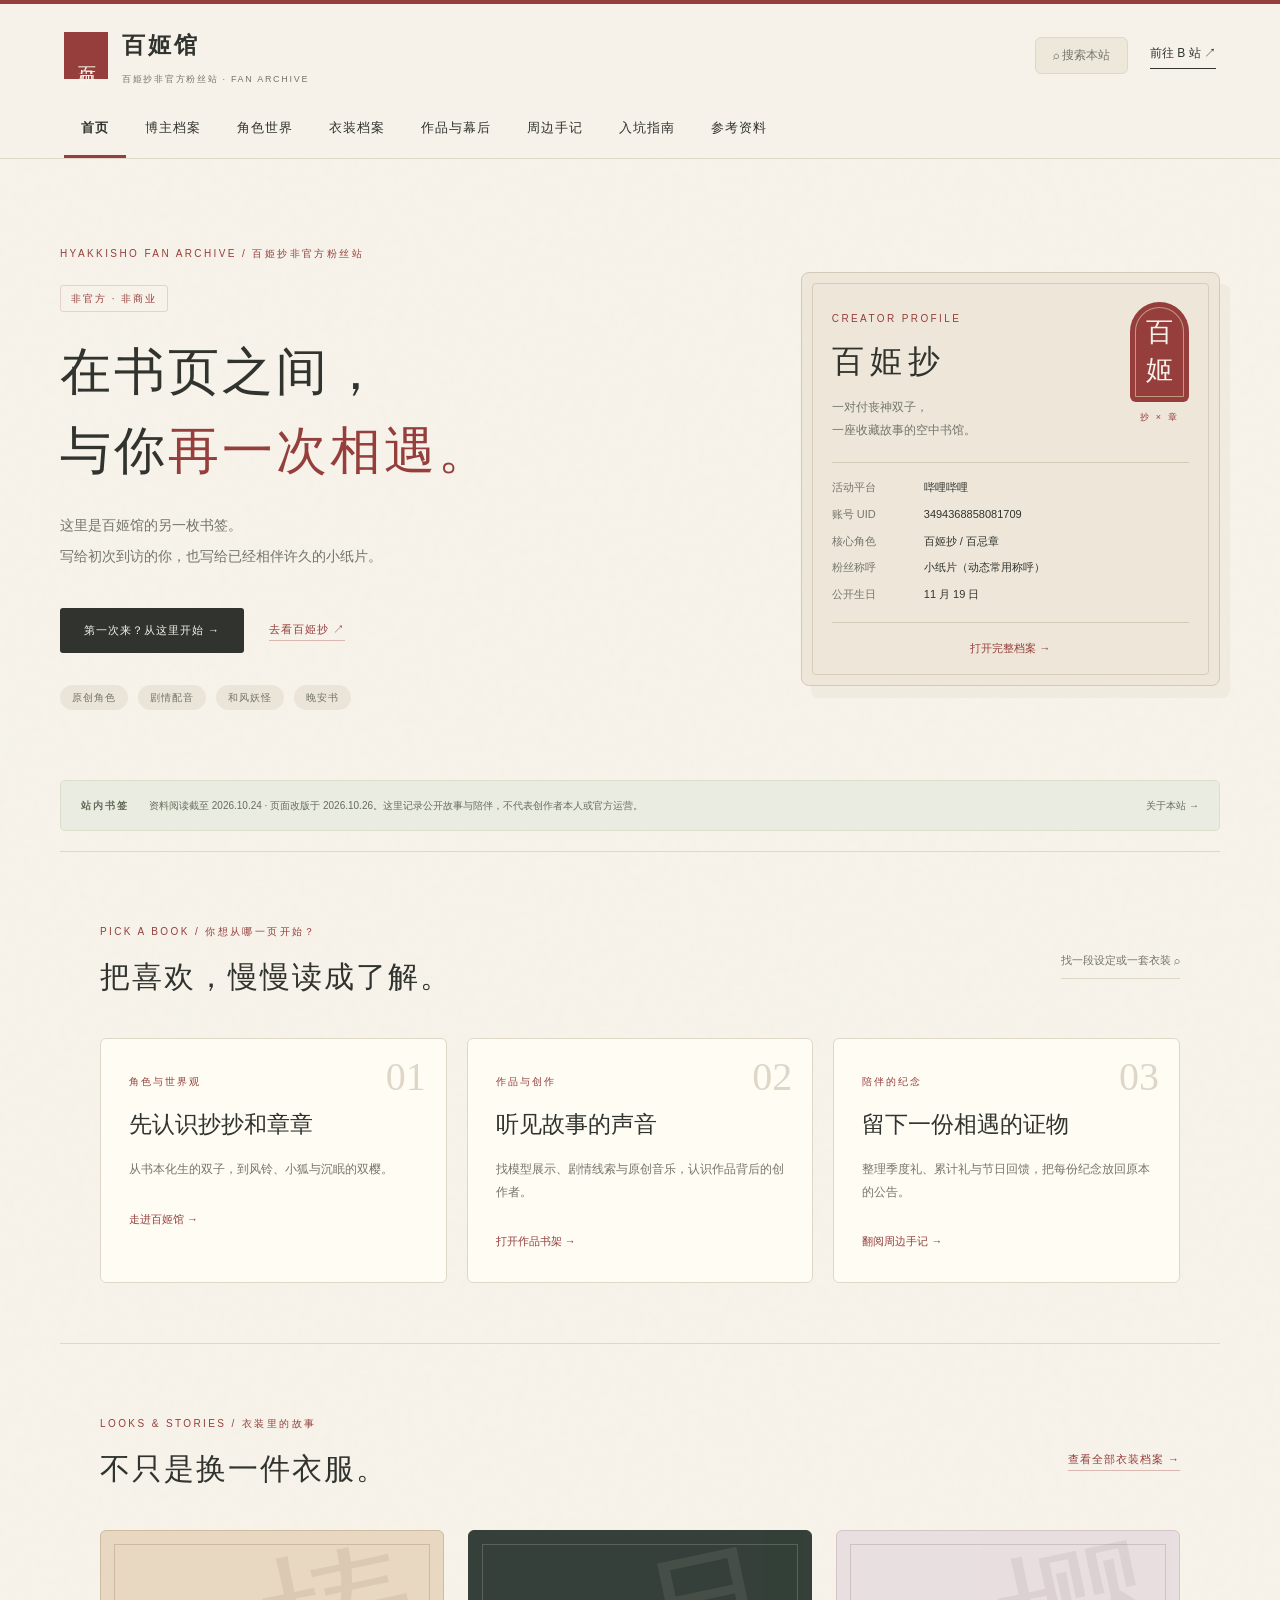
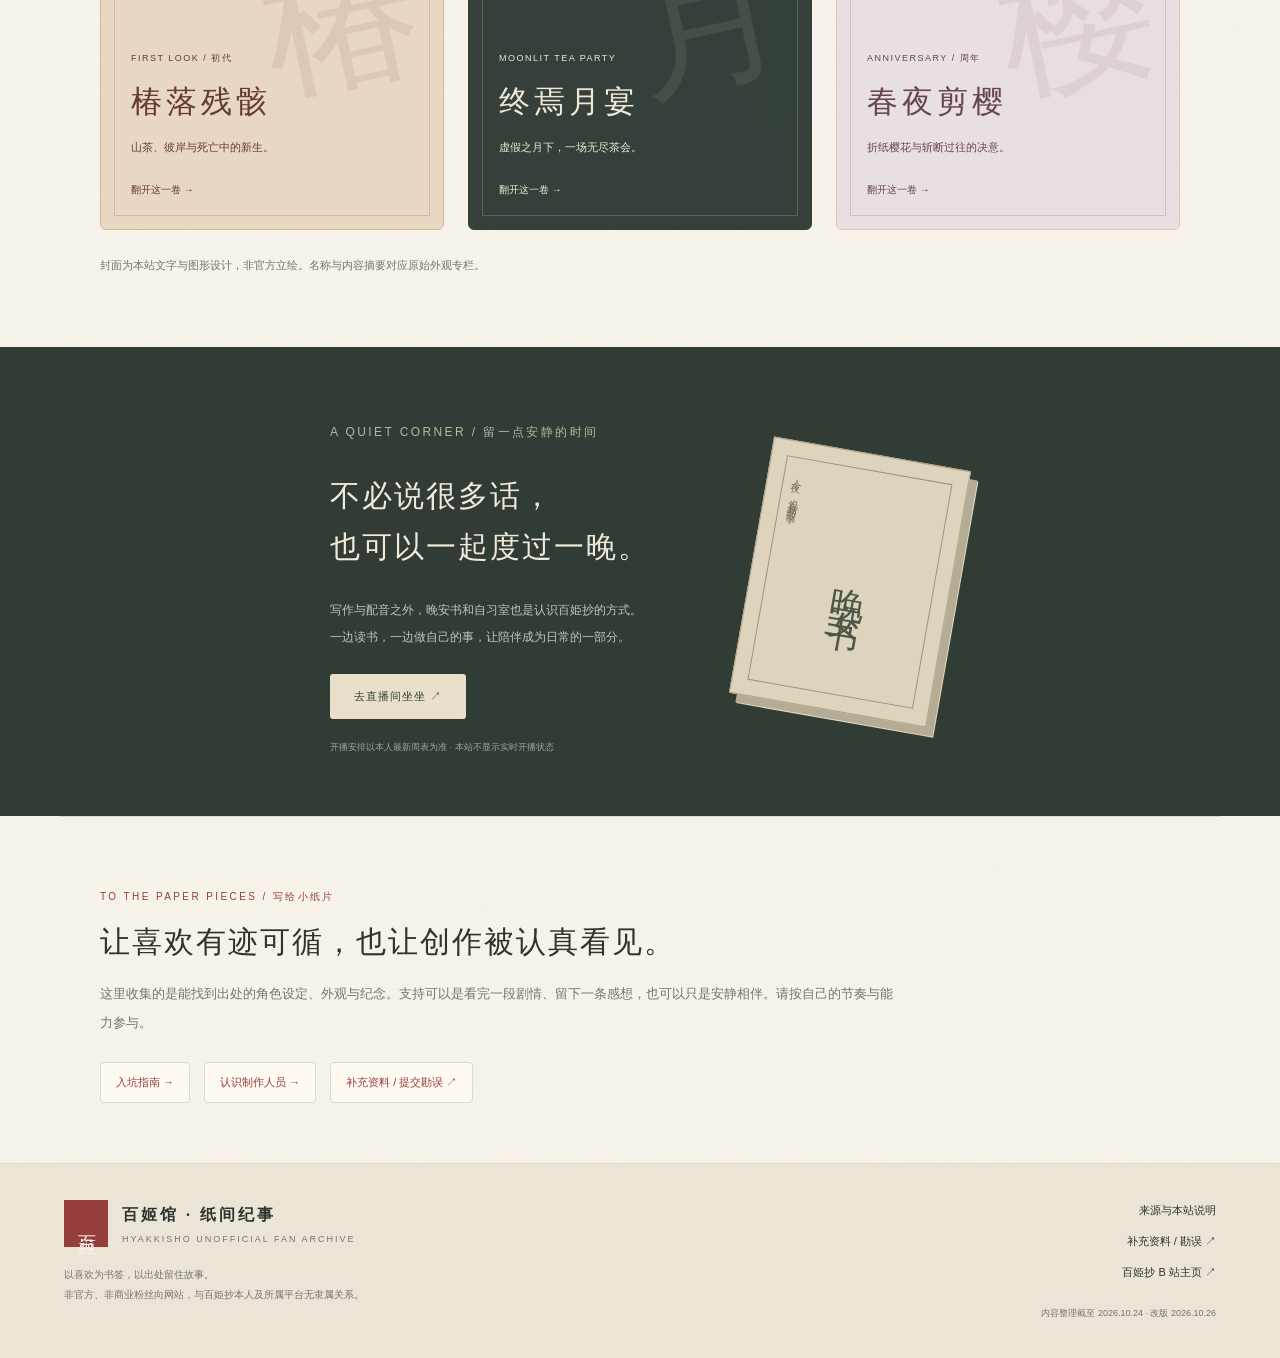
<file: index.html>
<!doctype html>
<html lang="zh-CN">
<head><meta charset="UTF-8"><meta name="viewport" content="width=device-width,initial-scale=1"><meta name="description" content="走进百姬馆：了解OC创作者百姫抄、付丧神双子、历代外观与纪念周边。非官方粉丝站：角色、衣装、作品、周边与入坑指南。"><meta name="theme-color" content="#eee8da"><title>百姬馆 · 纸间纪事 | 百姫抄非官方粉丝站</title><link rel="stylesheet" href="style.css?v=20261026-fan"><script src="app.js?v=20261026-fan" defer></script><script src="search-data.js?v=20261026-fan" defer></script><script src="fan.js?v=20261026-fan" defer></script></head>
<body class="page-index">
<header><a class="brand" href="index.html"><span class="seal">百姬</span><span>百姬馆<small>百姫抄非官方粉丝站 · FAN ARCHIVE</small></span></a><nav class="tab-nav" aria-label="栏目导航"><a href="index.html" aria-current="page">首页</a><a href="about.html">博主档案</a><a href="characters.html">角色世界</a><a href="editions.html">衣装档案</a><a href="works.html">作品与幕后</a><a href="gifts.html">周边手记</a><a href="start.html">入坑指南</a><a href="sources.html">参考资料</a></nav><a class="visit" href="https://space.bilibili.com/3494368858081709" target="_blank" rel="noopener noreferrer">前往 B 站 ↗</a><button class="site-search-button" type="button" data-open-search aria-haspopup="dialog">⌕ 搜索本站</button></header>
<main><section class="fan-hero"><div class="fan-welcome"><p class="eyebrow">HYAKKISHO FAN ARCHIVE / 百姫抄非官方粉丝站</p><span class="fan-stamp">非官方 · 非商业</span><h1>在书页之间，<br>与你<span>再一次相遇。</span></h1><p class="fan-lead">这里是百姬馆的另一枚书签。<br>写给初次到访的你，也写给已经相伴许久的小纸片。</p><div class="fan-actions"><a class="button" href="start.html">第一次来？从这里开始 →</a><a class="text-link" href="https://space.bilibili.com/3494368858081709" target="_blank" rel="noopener noreferrer">去看百姫抄 ↗</a></div><div class="fan-keywords"><span>原创角色</span><span>剧情配音</span><span>和风妖怪</span><span>晚安书</span></div></div><aside class="profile-card"><div class="profile-emblem" aria-hidden="true"><span>百<br>姬</span><i>抄 × 章</i></div><p class="eyebrow">CREATOR PROFILE</p><h2>百姫抄</h2><p>一对付丧神双子，<br>一座收藏故事的空中书馆。</p><dl><dt>活动平台</dt><dd>哔哩哔哩</dd><dt>账号 UID</dt><dd>3494368858081709</dd><dt>核心角色</dt><dd>百姬抄 / 百忌章</dd><dt>粉丝称呼</dt><dd>小纸片（动态常用称呼）</dd><dt>公开生日</dt><dd>11 月 19 日</dd></dl><a href="about.html" class="profile-more">打开完整档案 →</a></aside></section>
<div class="fan-notice"><span>站内书签</span><p>资料阅读截至 <time>2026.10.24</time> · 页面改版于 2026.10.26。这里记录公开故事与陪伴，不代表创作者本人或官方运营。</p><a href="sources.html">关于本站 →</a></div>
<section class="section fan-entry"><div class="fan-section-head"><div><p class="eyebrow">PICK A BOOK / 你想从哪一页开始？</p><h2>把喜欢，慢慢读成了解。</h2></div><button class="search-inline" type="button" data-open-search>找一段设定或一套衣装 ⌕</button></div><div class="fan-paths"><a href="characters.html"><span class="path-number">01</span><small>角色与世界观</small><h3>先认识抄抄和章章</h3><p>从书本化生的双子，到风铃、小狐与沉眠的双樱。</p><b>走进百姬馆 →</b></a><a href="works.html"><span class="path-number">02</span><small>作品与创作</small><h3>听见故事的声音</h3><p>找模型展示、剧情线索与原创音乐，认识作品背后的创作者。</p><b>打开作品书架 →</b></a><a href="gifts.html"><span class="path-number">03</span><small>陪伴的纪念</small><h3>留下一份相遇的证物</h3><p>整理季度礼、累计礼与节日回馈，把每份纪念放回原本的公告。</p><b>翻阅周边手记 →</b></a></div></section>
<section class="section featured"><div class="fan-section-head"><div><p class="eyebrow">LOOKS & STORIES / 衣装里的故事</p><h2>不只是换一件衣服。</h2></div><a class="text-link" href="editions.html">查看全部衣装档案 →</a></div><div class="feature-covers"><a class="cover-card cover-camellia" href="editions.html?look=椿落残骸"><span class="cover-glyph" aria-hidden="true">椿</span><small>FIRST LOOK / 初代</small><h3>椿落残骸</h3><p>山茶、彼岸与死亡中的新生。</p><span>翻开这一卷 →</span></a><a class="cover-card cover-moon" href="editions.html?look=终焉月宴"><span class="cover-glyph" aria-hidden="true">月</span><small>MOONLIT TEA PARTY</small><h3>终焉月宴</h3><p>虚假之月下，一场无尽茶会。</p><span>翻开这一卷 →</span></a><a class="cover-card cover-sakura" href="editions.html?look=春夜剪樱"><span class="cover-glyph" aria-hidden="true">樱</span><small>ANNIVERSARY / 周年</small><h3>春夜剪樱</h3><p>折纸樱花与斩断过往的决意。</p><span>翻开这一卷 →</span></a></div><p class="annotation">封面为本站文字与图形设计，非官方立绘。名称与内容摘要对应原始外观专栏。</p></section>
<section class="fan-reading-room"><div><p class="eyebrow">A QUIET CORNER / 留一点安静的时间</p><h2>不必说很多话，<br>也可以一起度过一晚。</h2><p>写作与配音之外，晚安书和自习室也是认识百姫抄的方式。<br>一边读书，一边做自己的事，让陪伴成为日常的一部分。</p><a class="button" href="https://live.bilibili.com/30369774" target="_blank" rel="noopener noreferrer">去直播间坐坐 ↗</a><small>开播安排以本人最新周表为准 · 本站不显示实时开播状态</small></div><div class="reading-book" aria-hidden="true"><span>晚安书</span><i>今夜，也有新的故事。</i></div></section>
<section class="section fan-community"><p class="eyebrow">TO THE PAPER PIECES / 写给小纸片</p><h2>让喜欢有迹可循，也让创作被认真看见。</h2><p>这里收集的是能找到出处的角色设定、外观与纪念。支持可以是看完一段剧情、留下一条感想，也可以只是安静相伴。请按自己的节奏与能力参与。</p><div class="community-links"><a href="start.html">入坑指南 →</a><a href="works.html#credits">认识制作人员 →</a><a href="https://github.com/Fishermanykx/hyakkisho-guide/issues" target="_blank" rel="noopener noreferrer">补充资料 / 提交勘误 ↗</a></div></section></main><footer class="fan-footer"><div><a class="brand" href="index.html"><span class="seal">百姬</span><span>百姬馆 · 纸间纪事<small>HYAKKISHO UNOFFICIAL FAN ARCHIVE</small></span></a><p>以喜欢为书签，以出处留住故事。<br>非官方、非商业粉丝向网站，与百姫抄本人及所属平台无隶属关系。</p></div><div class="footer-links"><a href="sources.html">来源与本站说明</a><a href="https://github.com/Fishermanykx/hyakkisho-guide/issues" target="_blank" rel="noopener noreferrer">补充资料 / 勘误 ↗</a><a href="https://space.bilibili.com/3494368858081709" target="_blank" rel="noopener noreferrer">百姫抄 B 站主页 ↗</a><small>内容整理截至 2026.10.24 · 改版 2026.10.26</small></div></footer>
<dialog id="site-search" aria-labelledby="search-title"><div class="search-heading"><h2 id="search-title">找一枚书签</h2><button type="button" id="close-search" aria-label="关闭搜索">×</button></div><label for="fan-query">搜索角色、衣装、周边与作品</label><input id="fan-query" type="search" placeholder="试试：百忌章、春夜剪樱、九百天" autocomplete="off"><p id="search-status" role="status"></p><div id="search-results"></div></dialog></body></html>
</file>
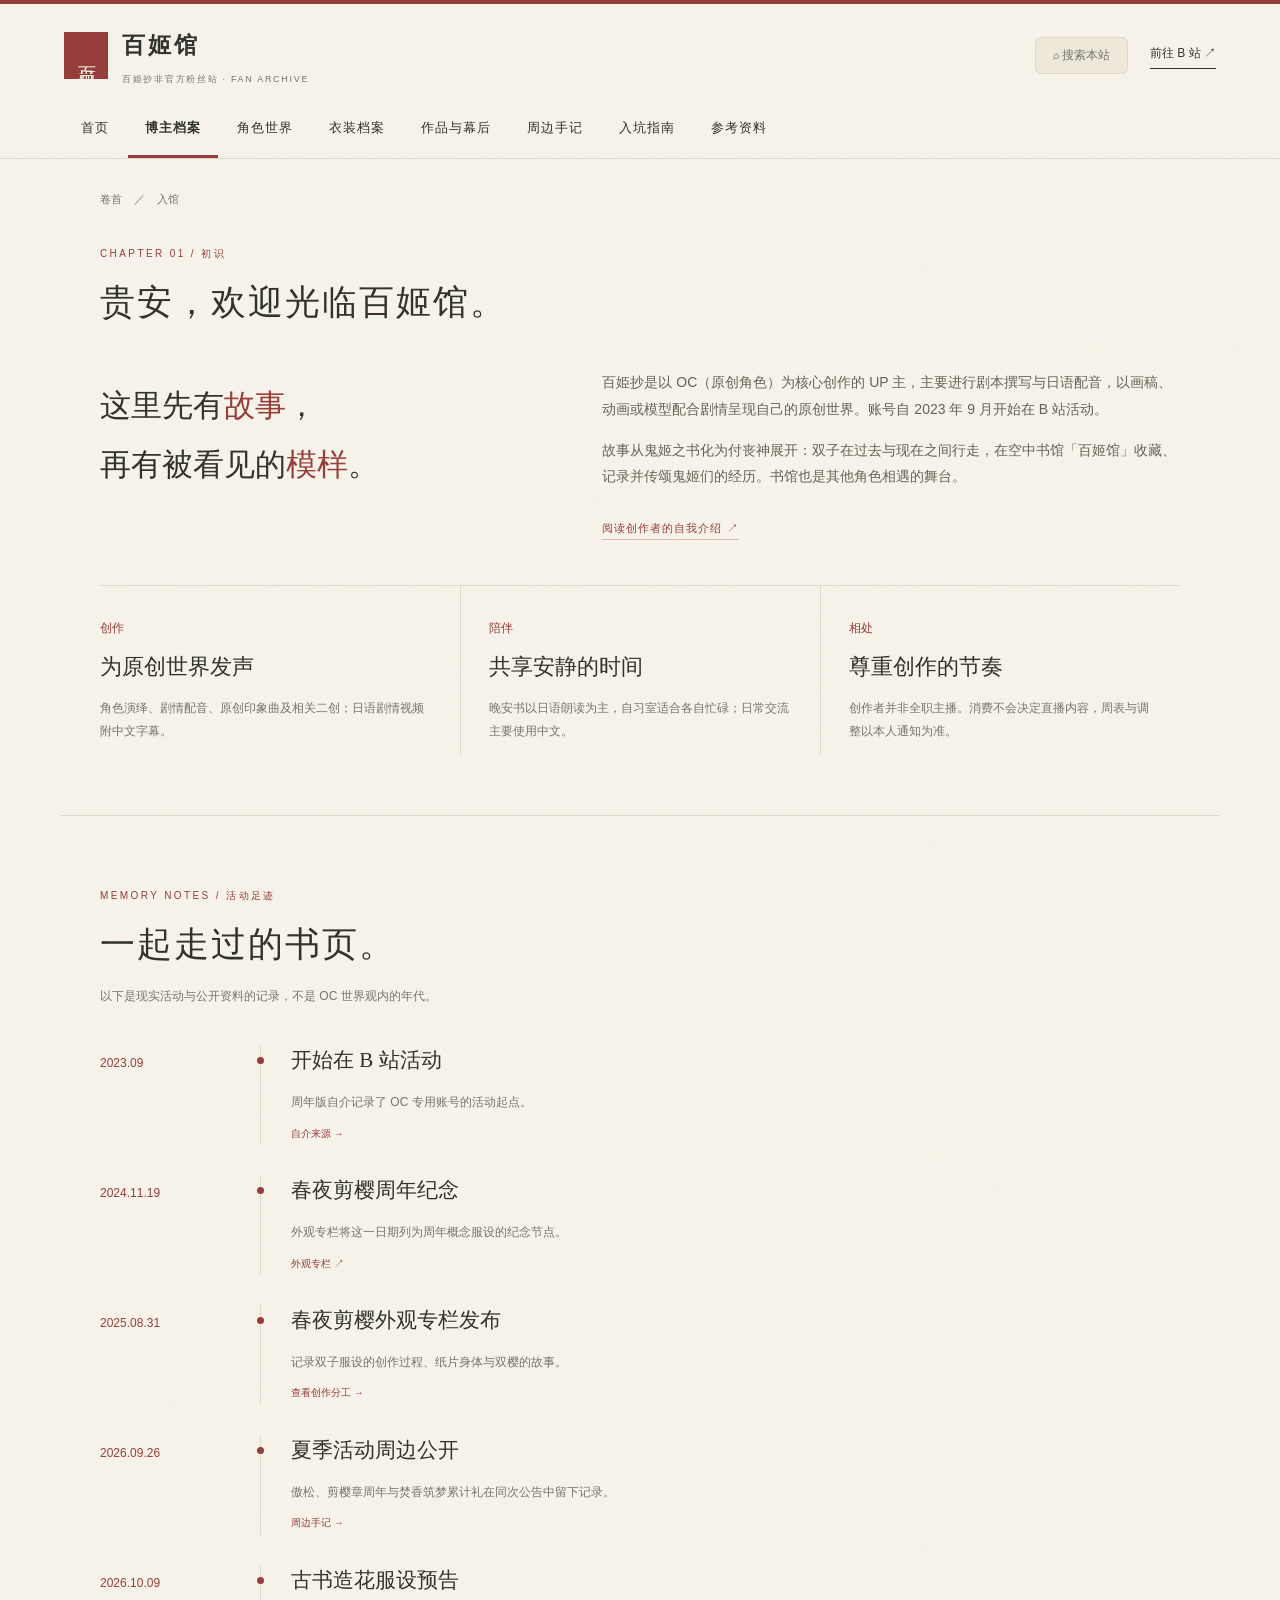
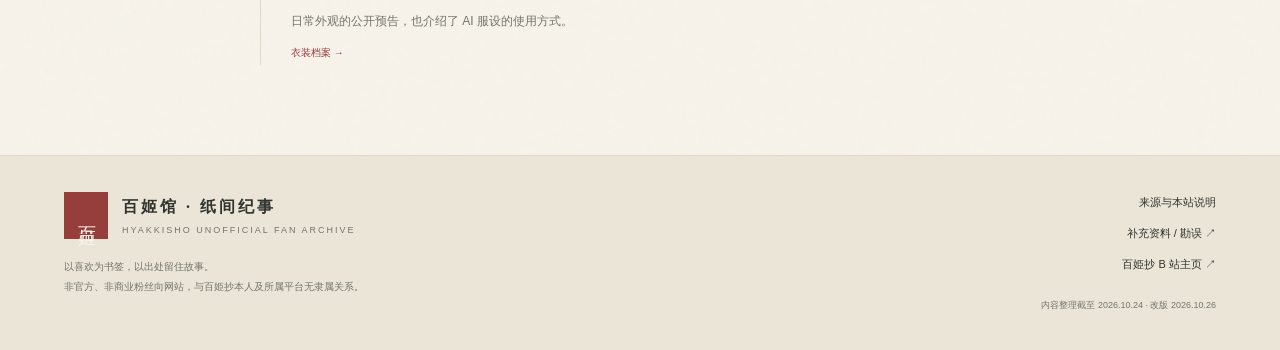
<file: about.html>
<!doctype html>
<html lang="zh-CN">
<head><meta charset="UTF-8"><meta name="viewport" content="width=device-width,initial-scale=1"><meta name="description" content="走进百姬馆：了解OC创作者百姫抄、付丧神双子、历代外观与纪念周边。非官方粉丝站：角色、衣装、作品、周边与入坑指南。"><meta name="theme-color" content="#eee8da"><title>初识百姬馆 | 百姬馆 · 纸间纪事 | 百姫抄非官方粉丝站</title><link rel="stylesheet" href="style.css?v=20261026-fan"><script src="app.js?v=20261026-fan" defer></script><script src="search-data.js?v=20261026-fan" defer></script><script src="fan.js?v=20261026-fan" defer></script></head>
<body class="page-about">
<header><a class="brand" href="index.html"><span class="seal">百姬</span><span>百姬馆<small>百姫抄非官方粉丝站 · FAN ARCHIVE</small></span></a><nav class="tab-nav" aria-label="栏目导航"><a href="index.html">首页</a><a href="about.html" aria-current="page">博主档案</a><a href="characters.html">角色世界</a><a href="editions.html">衣装档案</a><a href="works.html">作品与幕后</a><a href="gifts.html">周边手记</a><a href="start.html">入坑指南</a><a href="sources.html">参考资料</a></nav><a class="visit" href="https://space.bilibili.com/3494368858081709" target="_blank" rel="noopener noreferrer">前往 B 站 ↗</a><button class="site-search-button" type="button" data-open-search aria-haspopup="dialog">⌕ 搜索本站</button></header>
<main>
<div class="breadcrumb"><a href="index.html">卷首</a><span>／</span><span>入馆</span></div><section id="about" class="section about"><div class="section-heading"><p class="eyebrow">CHAPTER 01 / 初识</p><h1>贵安，欢迎光临百姬馆。</h1></div><div class="about-grid"><p class="intro">这里先有<span>故事</span>，<br>再有被看见的<span>模样</span>。</p><div><p>百姫抄是以 OC（原创角色）为核心创作的 UP 主，主要进行剧本撰写与日语配音，以画稿、动画或模型配合剧情呈现自己的原创世界。账号自 2023 年 9 月开始在 B 站活动。</p><p>故事从鬼姬之书化为付丧神展开：双子在过去与现在之间行走，在空中书馆「百姬馆」收藏、记录并传颂鬼姬们的经历。书馆也是其他角色相遇的舞台。</p><a class="text-link" href="https://www.bilibili.com/opus/1005208701635657733" target="_blank" rel="noopener noreferrer">阅读创作者的自我介绍 ↗</a></div></div><div class="facts"><div><small>创作</small><h3>为原创世界发声</h3><p>角色演绎、剧情配音、原创印象曲及相关二创；日语剧情视频附中文字幕。</p></div><div><small>陪伴</small><h3>共享安静的时间</h3><p>晚安书以日语朗读为主，自习室适合各自忙碌；日常交流主要使用中文。</p></div><div><small>相处</small><h3>尊重创作的节奏</h3><p>创作者并非全职主播。消费不会决定直播内容，周表与调整以本人通知为准。</p></div></div></section>
<section class="section"><div class="section-heading"><p class="eyebrow">MEMORY NOTES / 活动足迹</p><h2>一起走过的书页。</h2><p>以下是现实活动与公开资料的记录，不是 OC 世界观内的年代。</p></div><ol class="fan-timeline"><li><time>2023.09</time><div><h3>开始在 B 站活动</h3><p>周年版自介记录了 OC 专用账号的活动起点。</p><a href="sources.html#source-1">自介来源 →</a></div></li><li><time>2024.11.19</time><div><h3>春夜剪樱周年纪念</h3><p>外观专栏将这一日期列为周年概念服设的纪念节点。</p><a href="https://www.bilibili.com/opus/1107276409017991169" target="_blank" rel="noopener noreferrer">外观专栏 ↗</a></div></li><li><time>2025.08.31</time><div><h3>春夜剪樱外观专栏发布</h3><p>记录双子服设的创作过程、纸片身体与双樱的故事。</p><a href="works.html#credits">查看创作分工 →</a></div></li><li><time>2026.09.26</time><div><h3>夏季活动周边公开</h3><p>傲松、剪樱章周年与焚香筑梦累计礼在同次公告中留下记录。</p><a href="gifts.html">周边手记 →</a></div></li><li><time>2026.10.09</time><div><h3>古书造花服设预告</h3><p>日常外观的公开预告，也介绍了 AI 服设的使用方式。</p><a href="editions.html?look=古书造花">衣装档案 →</a></div></li></ol></section></main><footer class="fan-footer"><div><a class="brand" href="index.html"><span class="seal">百姬</span><span>百姬馆 · 纸间纪事<small>HYAKKISHO UNOFFICIAL FAN ARCHIVE</small></span></a><p>以喜欢为书签，以出处留住故事。<br>非官方、非商业粉丝向网站，与百姫抄本人及所属平台无隶属关系。</p></div><div class="footer-links"><a href="sources.html">来源与本站说明</a><a href="https://github.com/Fishermanykx/hyakkisho-guide/issues" target="_blank" rel="noopener noreferrer">补充资料 / 勘误 ↗</a><a href="https://space.bilibili.com/3494368858081709" target="_blank" rel="noopener noreferrer">百姫抄 B 站主页 ↗</a><small>内容整理截至 2026.10.24 · 改版 2026.10.26</small></div></footer>
<dialog id="site-search" aria-labelledby="search-title"><div class="search-heading"><h2 id="search-title">找一枚书签</h2><button type="button" id="close-search" aria-label="关闭搜索">×</button></div><label for="fan-query">搜索角色、衣装、周边与作品</label><input id="fan-query" type="search" placeholder="试试：百忌章、春夜剪樱、九百天" autocomplete="off"><p id="search-status" role="status"></p><div id="search-results"></div></dialog></body></html>
</file>
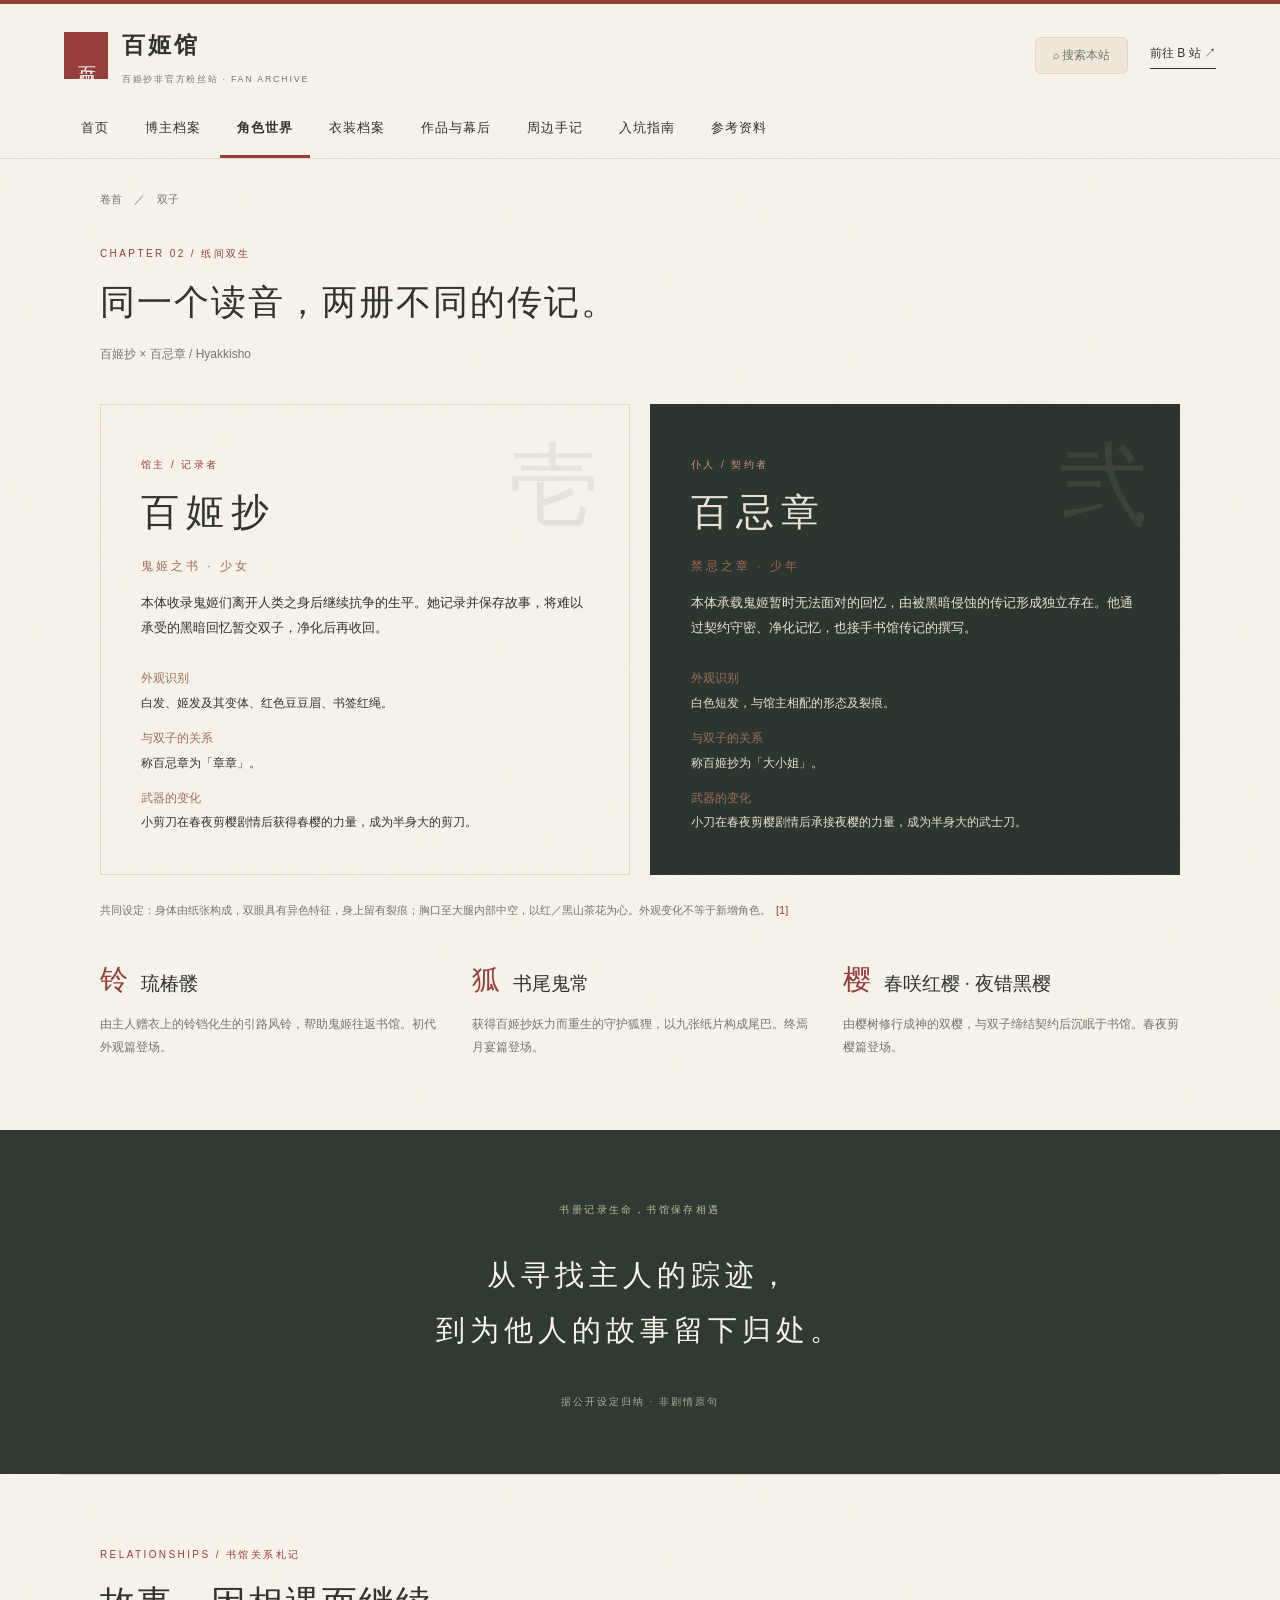
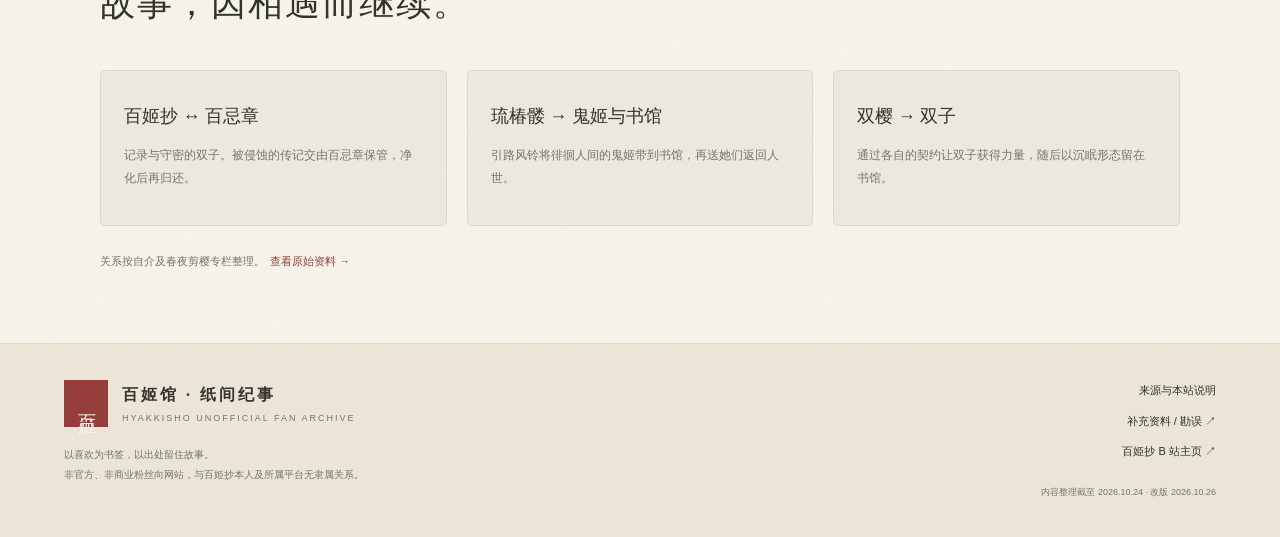
<file: characters.html>
<!doctype html>
<html lang="zh-CN">
<head><meta charset="UTF-8"><meta name="viewport" content="width=device-width,initial-scale=1"><meta name="description" content="走进百姬馆：了解OC创作者百姫抄、付丧神双子、历代外观与纪念周边。非官方粉丝站：角色、衣装、作品、周边与入坑指南。"><meta name="theme-color" content="#eee8da"><title>纸间双生 | 百姬馆 · 纸间纪事 | 百姫抄非官方粉丝站</title><link rel="stylesheet" href="style.css?v=20261026-fan"><script src="app.js?v=20261026-fan" defer></script><script src="search-data.js?v=20261026-fan" defer></script><script src="fan.js?v=20261026-fan" defer></script></head>
<body class="page-characters">
<header><a class="brand" href="index.html"><span class="seal">百姬</span><span>百姬馆<small>百姫抄非官方粉丝站 · FAN ARCHIVE</small></span></a><nav class="tab-nav" aria-label="栏目导航"><a href="index.html">首页</a><a href="about.html">博主档案</a><a href="characters.html" aria-current="page">角色世界</a><a href="editions.html">衣装档案</a><a href="works.html">作品与幕后</a><a href="gifts.html">周边手记</a><a href="start.html">入坑指南</a><a href="sources.html">参考资料</a></nav><a class="visit" href="https://space.bilibili.com/3494368858081709" target="_blank" rel="noopener noreferrer">前往 B 站 ↗</a><button class="site-search-button" type="button" data-open-search aria-haspopup="dialog">⌕ 搜索本站</button></header>
<main>
<div class="breadcrumb"><a href="index.html">卷首</a><span>／</span><span>双子</span></div><section id="characters" class="section characters"><div class="section-heading"><p class="eyebrow">CHAPTER 02 / 纸间双生</p><h1>同一个读音，两册不同的传记。</h1><p>百姬抄 × 百忌章 / Hyakkisho</p></div><div class="twins"><article class="twin light"><span class="number">壱</span><p class="eyebrow">馆主 / 记录者</p><h3>百姬抄</h3><p class="alias">鬼姬之书 · 少女</p><p>本体收录鬼姬们离开人类之身后继续抗争的生平。她记录并保存故事，将难以承受的黑暗回忆暂交双子，净化后再收回。</p><dl><dt>外观识别</dt><dd>白发、姬发及其变体、红色豆豆眉、书签红绳。</dd><dt>与双子的关系</dt><dd>称百忌章为「章章」。</dd><dt>武器的变化</dt><dd>小剪刀在春夜剪樱剧情后获得春樱的力量，成为半身大的剪刀。</dd></dl></article><article class="twin dark"><span class="number">弐</span><p class="eyebrow">仆人 / 契约者</p><h3>百忌章</h3><p class="alias">禁忌之章 · 少年</p><p>本体承载鬼姬暂时无法面对的回忆，由被黑暗侵蚀的传记形成独立存在。他通过契约守密、净化记忆，也接手书馆传记的撰写。</p><dl><dt>外观识别</dt><dd>白色短发，与馆主相配的形态及裂痕。</dd><dt>与双子的关系</dt><dd>称百姬抄为「大小姐」。</dd><dt>武器的变化</dt><dd>小刀在春夜剪樱剧情后承接夜樱的力量，成为半身大的武士刀。</dd></dl></article></div><p class="annotation">共同设定：身体由纸张构成，双眼具有异色特征，身上留有裂痕；胸口至大腿内部中空，以红／黑山茶花为心。外观变化不等于新增角色。<a href="sources.html#source-1">[1]</a></p><div class="companions"><article><span>铃</span><h3>琉椿髅</h3><p>由主人赠衣上的铃铛化生的引路风铃，帮助鬼姬往返书馆。初代外观篇登场。</p></article><article><span>狐</span><h3>书尾鬼常</h3><p>获得百姬抄妖力而重生的守护狐狸，以九张纸片构成尾巴。终焉月宴篇登场。</p></article><article><span>樱</span><h3>春咲红樱 · 夜错黑樱</h3><p>由樱树修行成神的双樱，与双子缔结契约后沉眠于书馆。春夜剪樱篇登场。</p></article></div></section><section class="quote-band"><p class="eyebrow">书册记录生命，书馆保存相遇</p><p>从寻找主人的踪迹，<br>到为他人的故事留下归处。</p><small>据公开设定归纳 · 非剧情原句</small></section>
<section class="section"><div class="section-heading"><p class="eyebrow">RELATIONSHIPS / 书馆关系札记</p><h2>故事，因相遇而继续。</h2></div><div class="relation-grid"><article><h3>百姬抄 ↔ 百忌章</h3><p>记录与守密的双子。被侵蚀的传记交由百忌章保管，净化后再归还。</p></article><article><h3>琉椿髅 → 鬼姬与书馆</h3><p>引路风铃将徘徊人间的鬼姬带到书馆，再送她们返回人世。</p></article><article><h3>双樱 → 双子</h3><p>通过各自的契约让双子获得力量，随后以沉眠形态留在书馆。</p></article></div><p class="annotation">关系按自介及春夜剪樱专栏整理。<a href="sources.html">查看原始资料 →</a></p></section></main><footer class="fan-footer"><div><a class="brand" href="index.html"><span class="seal">百姬</span><span>百姬馆 · 纸间纪事<small>HYAKKISHO UNOFFICIAL FAN ARCHIVE</small></span></a><p>以喜欢为书签，以出处留住故事。<br>非官方、非商业粉丝向网站，与百姫抄本人及所属平台无隶属关系。</p></div><div class="footer-links"><a href="sources.html">来源与本站说明</a><a href="https://github.com/Fishermanykx/hyakkisho-guide/issues" target="_blank" rel="noopener noreferrer">补充资料 / 勘误 ↗</a><a href="https://space.bilibili.com/3494368858081709" target="_blank" rel="noopener noreferrer">百姫抄 B 站主页 ↗</a><small>内容整理截至 2026.10.24 · 改版 2026.10.26</small></div></footer>
<dialog id="site-search" aria-labelledby="search-title"><div class="search-heading"><h2 id="search-title">找一枚书签</h2><button type="button" id="close-search" aria-label="关闭搜索">×</button></div><label for="fan-query">搜索角色、衣装、周边与作品</label><input id="fan-query" type="search" placeholder="试试：百忌章、春夜剪樱、九百天" autocomplete="off"><p id="search-status" role="status"></p><div id="search-results"></div></dialog></body></html>
</file>
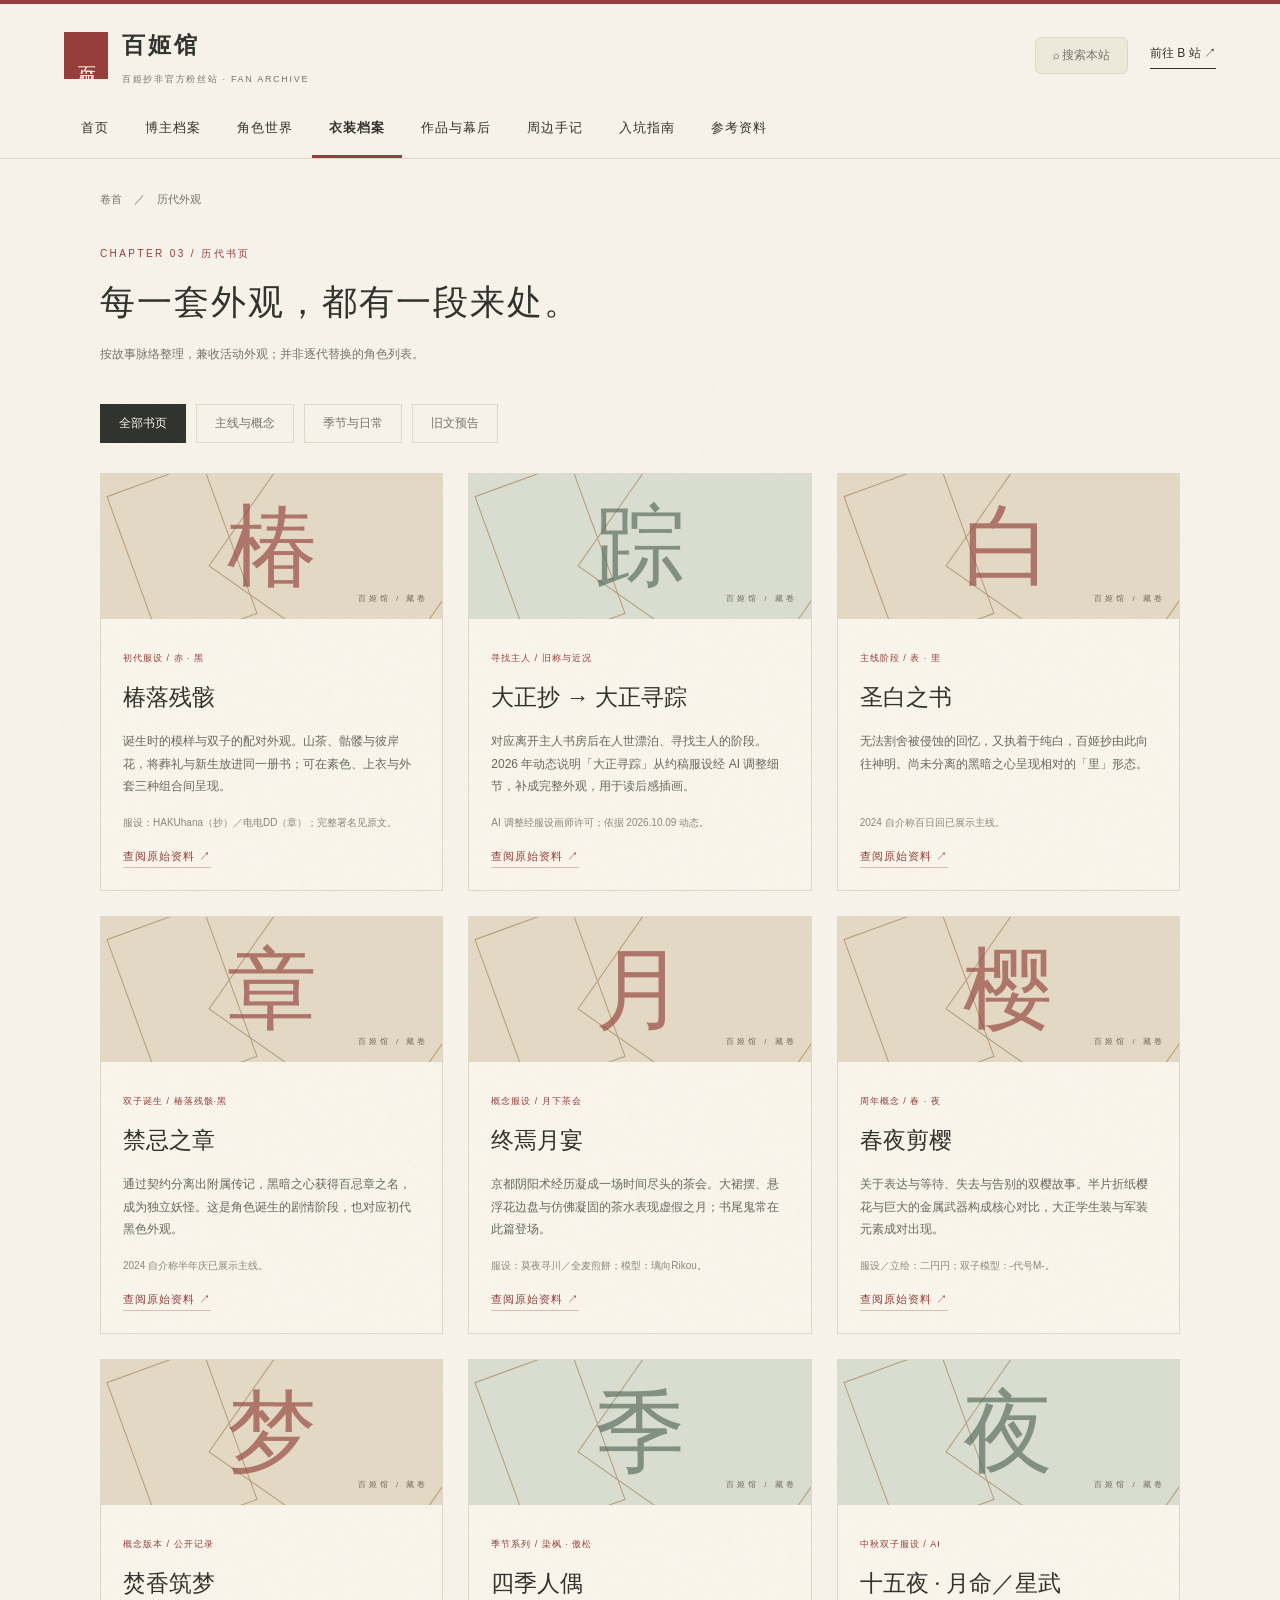
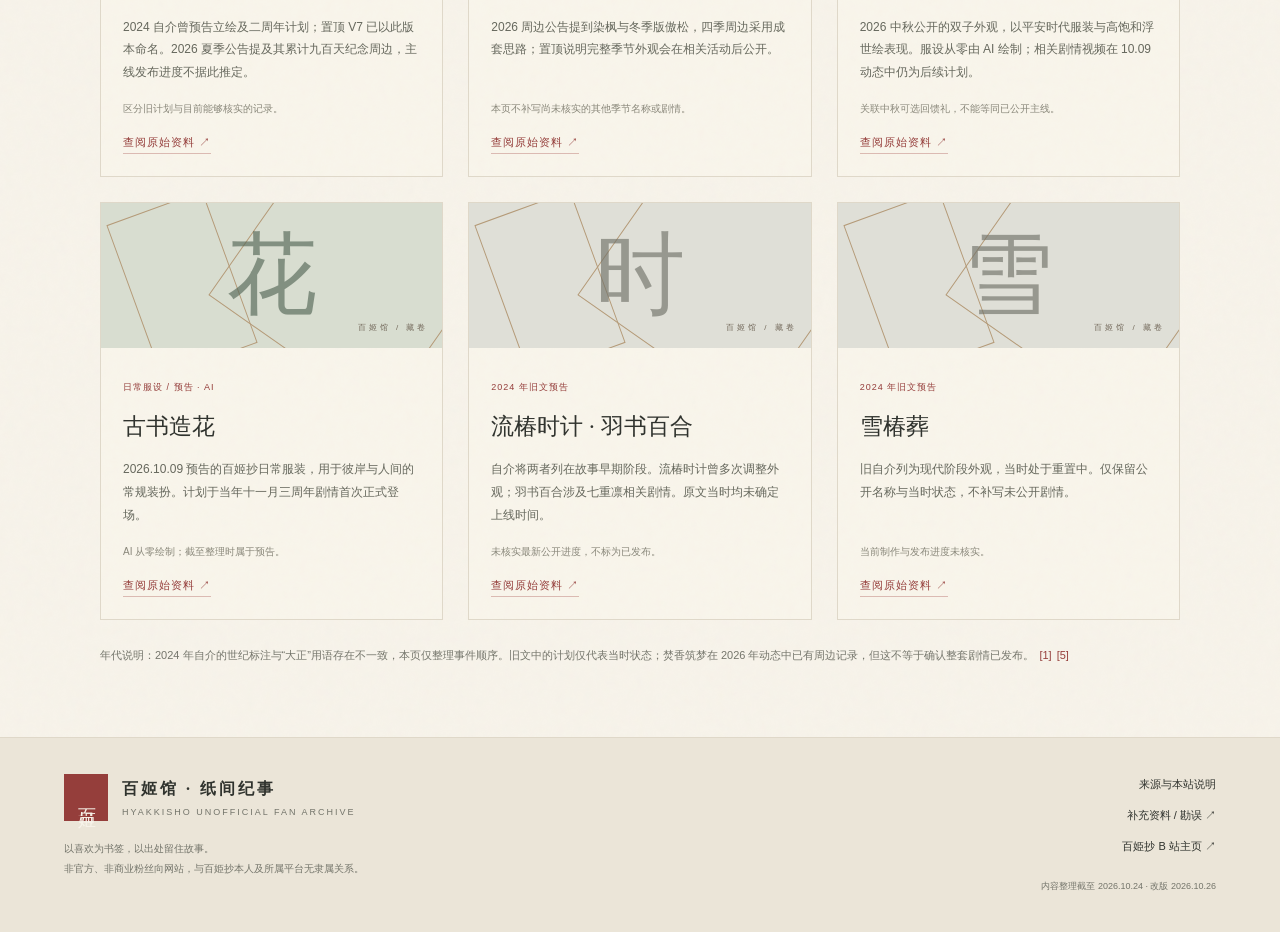
<file: editions.html>
<!doctype html>
<html lang="zh-CN">
<head><meta charset="UTF-8"><meta name="viewport" content="width=device-width,initial-scale=1"><meta name="description" content="走进百姬馆：了解OC创作者百姫抄、付丧神双子、历代外观与纪念周边。非官方粉丝站：角色、衣装、作品、周边与入坑指南。"><meta name="theme-color" content="#eee8da"><title>历代书页 | 百姬馆 · 纸间纪事 | 百姫抄非官方粉丝站</title><link rel="stylesheet" href="style.css?v=20261026-fan"><script src="app.js?v=20261026-fan" defer></script><script src="search-data.js?v=20261026-fan" defer></script><script src="fan.js?v=20261026-fan" defer></script></head>
<body class="page-editions">
<header><a class="brand" href="index.html"><span class="seal">百姬</span><span>百姬馆<small>百姫抄非官方粉丝站 · FAN ARCHIVE</small></span></a><nav class="tab-nav" aria-label="栏目导航"><a href="index.html">首页</a><a href="about.html">博主档案</a><a href="characters.html">角色世界</a><a href="editions.html" aria-current="page">衣装档案</a><a href="works.html">作品与幕后</a><a href="gifts.html">周边手记</a><a href="start.html">入坑指南</a><a href="sources.html">参考资料</a></nav><a class="visit" href="https://space.bilibili.com/3494368858081709" target="_blank" rel="noopener noreferrer">前往 B 站 ↗</a><button class="site-search-button" type="button" data-open-search aria-haspopup="dialog">⌕ 搜索本站</button></header>
<main>
<div class="breadcrumb"><a href="index.html">卷首</a><span>／</span><span>历代外观</span></div><section id="editions" class="section"><div class="section-heading"><p class="eyebrow">CHAPTER 03 / 历代书页</p><h1>每一套外观，都有一段来处。</h1><p>按故事脉络整理，兼收活动外观；并非逐代替换的角色列表。</p></div><div class="filters" role="group" aria-label="筛选外观"><button type="button" class="active" data-filter="all" aria-pressed="true">全部书页</button><button type="button" data-filter="story" aria-pressed="false">主线与概念</button><button type="button" data-filter="season" aria-pressed="false">季节与日常</button><button type="button" data-filter="plan" aria-pressed="false">旧文预告</button></div><p id="result-count" class="sr-only" aria-live="polite"></p><div id="edition-grid" class="edition-grid"></div><p class="annotation">年代说明：2024 年自介的世纪标注与“大正”用语存在不一致，本页仅整理事件顺序。旧文中的计划仅代表当时状态；焚香筑梦在 2026 年动态中已有周边记录，但这不等于确认整套剧情已发布。<a href="sources.html#source-1">[1]</a><a href="sources.html#source-5">[5]</a></p></section>
</main><footer class="fan-footer"><div><a class="brand" href="index.html"><span class="seal">百姬</span><span>百姬馆 · 纸间纪事<small>HYAKKISHO UNOFFICIAL FAN ARCHIVE</small></span></a><p>以喜欢为书签，以出处留住故事。<br>非官方、非商业粉丝向网站，与百姫抄本人及所属平台无隶属关系。</p></div><div class="footer-links"><a href="sources.html">来源与本站说明</a><a href="https://github.com/Fishermanykx/hyakkisho-guide/issues" target="_blank" rel="noopener noreferrer">补充资料 / 勘误 ↗</a><a href="https://space.bilibili.com/3494368858081709" target="_blank" rel="noopener noreferrer">百姫抄 B 站主页 ↗</a><small>内容整理截至 2026.10.24 · 改版 2026.10.26</small></div></footer>
<dialog id="site-search" aria-labelledby="search-title"><div class="search-heading"><h2 id="search-title">找一枚书签</h2><button type="button" id="close-search" aria-label="关闭搜索">×</button></div><label for="fan-query">搜索角色、衣装、周边与作品</label><input id="fan-query" type="search" placeholder="试试：百忌章、春夜剪樱、九百天" autocomplete="off"><p id="search-status" role="status"></p><div id="search-results"></div></dialog></body></html>
</file>
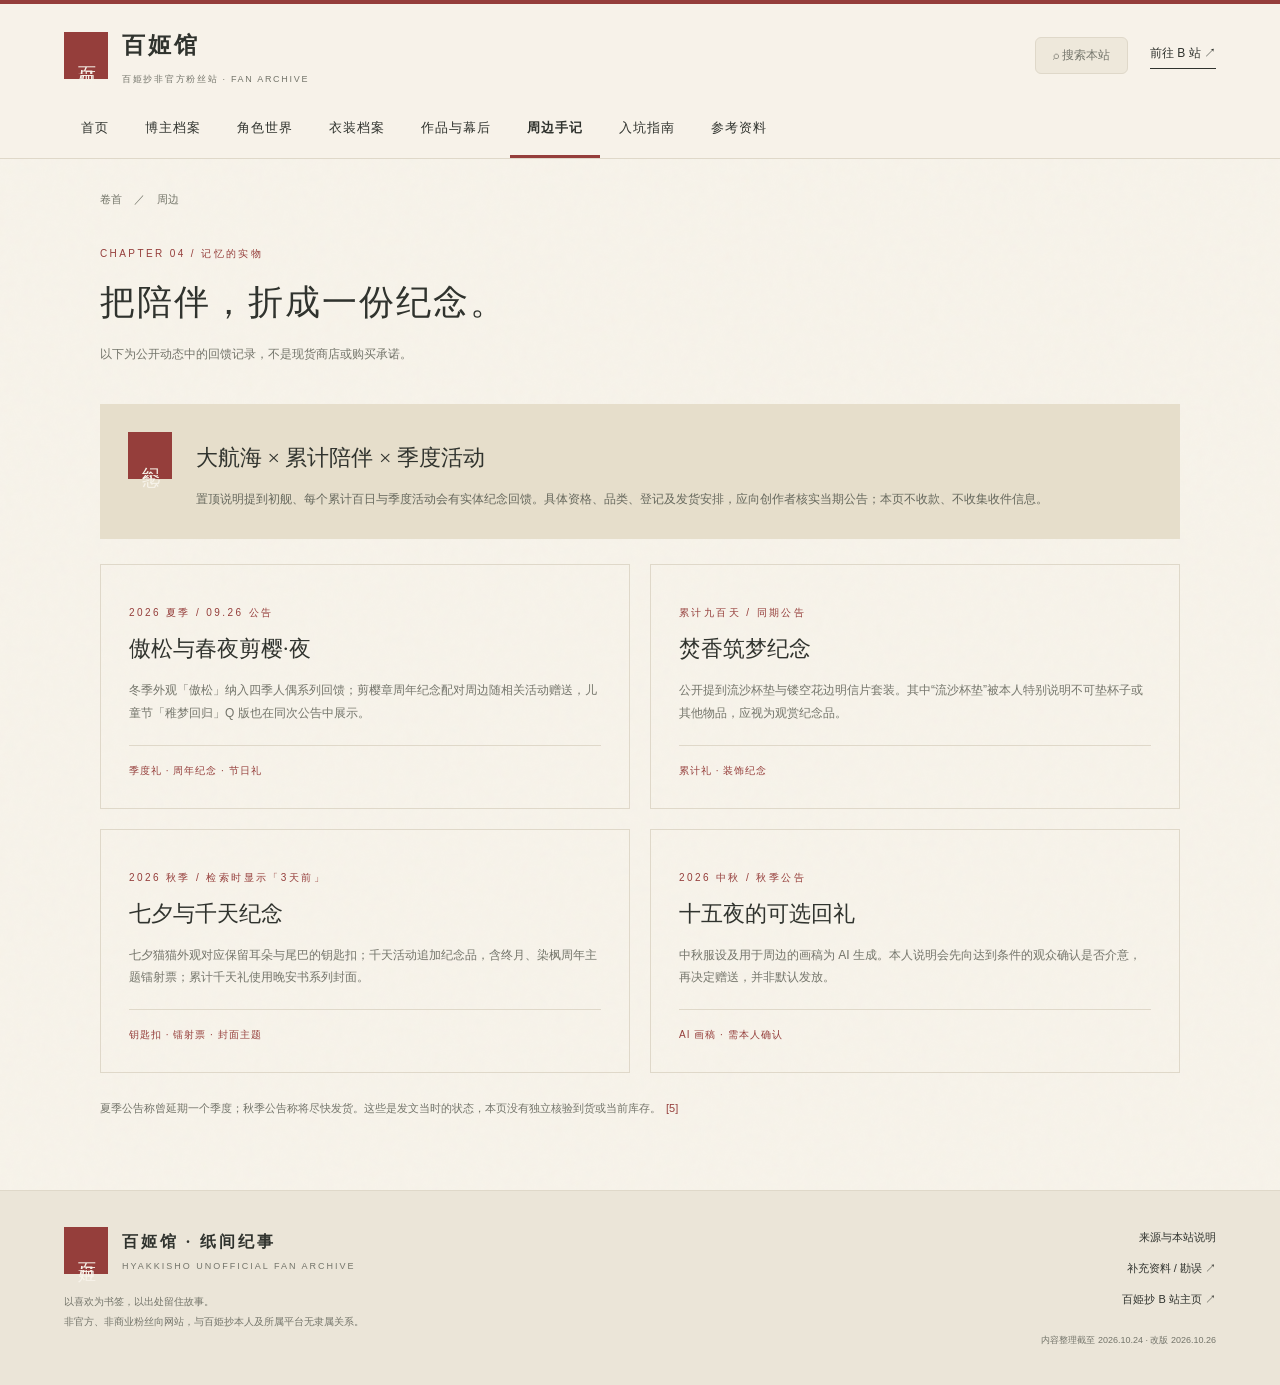
<file: gifts.html>
<!doctype html>
<html lang="zh-CN">
<head><meta charset="UTF-8"><meta name="viewport" content="width=device-width,initial-scale=1"><meta name="description" content="走进百姬馆：了解OC创作者百姫抄、付丧神双子、历代外观与纪念周边。非官方粉丝站：角色、衣装、作品、周边与入坑指南。"><meta name="theme-color" content="#eee8da"><title>记忆的实物 | 百姬馆 · 纸间纪事 | 百姫抄非官方粉丝站</title><link rel="stylesheet" href="style.css?v=20261026-fan"><script src="app.js?v=20261026-fan" defer></script><script src="search-data.js?v=20261026-fan" defer></script><script src="fan.js?v=20261026-fan" defer></script></head>
<body class="page-gifts">
<header><a class="brand" href="index.html"><span class="seal">百姬</span><span>百姬馆<small>百姫抄非官方粉丝站 · FAN ARCHIVE</small></span></a><nav class="tab-nav" aria-label="栏目导航"><a href="index.html">首页</a><a href="about.html">博主档案</a><a href="characters.html">角色世界</a><a href="editions.html">衣装档案</a><a href="works.html">作品与幕后</a><a href="gifts.html" aria-current="page">周边手记</a><a href="start.html">入坑指南</a><a href="sources.html">参考资料</a></nav><a class="visit" href="https://space.bilibili.com/3494368858081709" target="_blank" rel="noopener noreferrer">前往 B 站 ↗</a><button class="site-search-button" type="button" data-open-search aria-haspopup="dialog">⌕ 搜索本站</button></header>
<main>
<div class="breadcrumb"><a href="index.html">卷首</a><span>／</span><span>周边</span></div><section id="gifts" class="section"><div class="section-heading"><p class="eyebrow">CHAPTER 04 / 记忆的实物</p><h1>把陪伴，折成一份纪念。</h1><p>以下为公开动态中的回馈记录，不是现货商店或购买承诺。</p></div><div class="gift-intro"><span class="seal">纪念</span><div><h3>大航海 × 累计陪伴 × 季度活动</h3><p>置顶说明提到初舰、每个累计百日与季度活动会有实体纪念回馈。具体资格、品类、登记及发货安排，应向创作者核实当期公告；本页不收款、不收集收件信息。</p></div></div><div class="gift-grid"><article><p class="eyebrow">2026 夏季 / 09.26 公告</p><h3>傲松与春夜剪樱·夜</h3><p>冬季外观「傲松」纳入四季人偶系列回馈；剪樱章周年纪念配对周边随相关活动赠送，儿童节「稚梦回归」Q 版也在同次公告中展示。</p><span class="tag">季度礼 · 周年纪念 · 节日礼</span></article><article><p class="eyebrow">累计九百天 / 同期公告</p><h3>焚香筑梦纪念</h3><p>公开提到流沙杯垫与镂空花边明信片套装。其中“流沙杯垫”被本人特别说明不可垫杯子或其他物品，应视为观赏纪念品。</p><span class="tag">累计礼 · 装饰纪念</span></article><article><p class="eyebrow">2026 秋季 / 检索时显示「3天前」</p><h3>七夕与千天纪念</h3><p>七夕猫猫外观对应保留耳朵与尾巴的钥匙扣；千天活动追加纪念品，含终月、染枫周年主题镭射票；累计千天礼使用晚安书系列封面。</p><span class="tag">钥匙扣 · 镭射票 · 封面主题</span></article><article><p class="eyebrow">2026 中秋 / 秋季公告</p><h3>十五夜的可选回礼</h3><p>中秋服设及用于周边的画稿为 AI 生成。本人说明会先向达到条件的观众确认是否介意，再决定赠送，并非默认发放。</p><span class="tag">AI 画稿 · 需本人确认</span></article></div><p class="annotation">夏季公告称曾延期一个季度；秋季公告称将尽快发货。这些是发文当时的状态，本页没有独立核验到货或当前库存。<a href="sources.html#source-5">[5]</a></p></section>
</main><footer class="fan-footer"><div><a class="brand" href="index.html"><span class="seal">百姬</span><span>百姬馆 · 纸间纪事<small>HYAKKISHO UNOFFICIAL FAN ARCHIVE</small></span></a><p>以喜欢为书签，以出处留住故事。<br>非官方、非商业粉丝向网站，与百姫抄本人及所属平台无隶属关系。</p></div><div class="footer-links"><a href="sources.html">来源与本站说明</a><a href="https://github.com/Fishermanykx/hyakkisho-guide/issues" target="_blank" rel="noopener noreferrer">补充资料 / 勘误 ↗</a><a href="https://space.bilibili.com/3494368858081709" target="_blank" rel="noopener noreferrer">百姫抄 B 站主页 ↗</a><small>内容整理截至 2026.10.24 · 改版 2026.10.26</small></div></footer>
<dialog id="site-search" aria-labelledby="search-title"><div class="search-heading"><h2 id="search-title">找一枚书签</h2><button type="button" id="close-search" aria-label="关闭搜索">×</button></div><label for="fan-query">搜索角色、衣装、周边与作品</label><input id="fan-query" type="search" placeholder="试试：百忌章、春夜剪樱、九百天" autocomplete="off"><p id="search-status" role="status"></p><div id="search-results"></div></dialog></body></html>
</file>
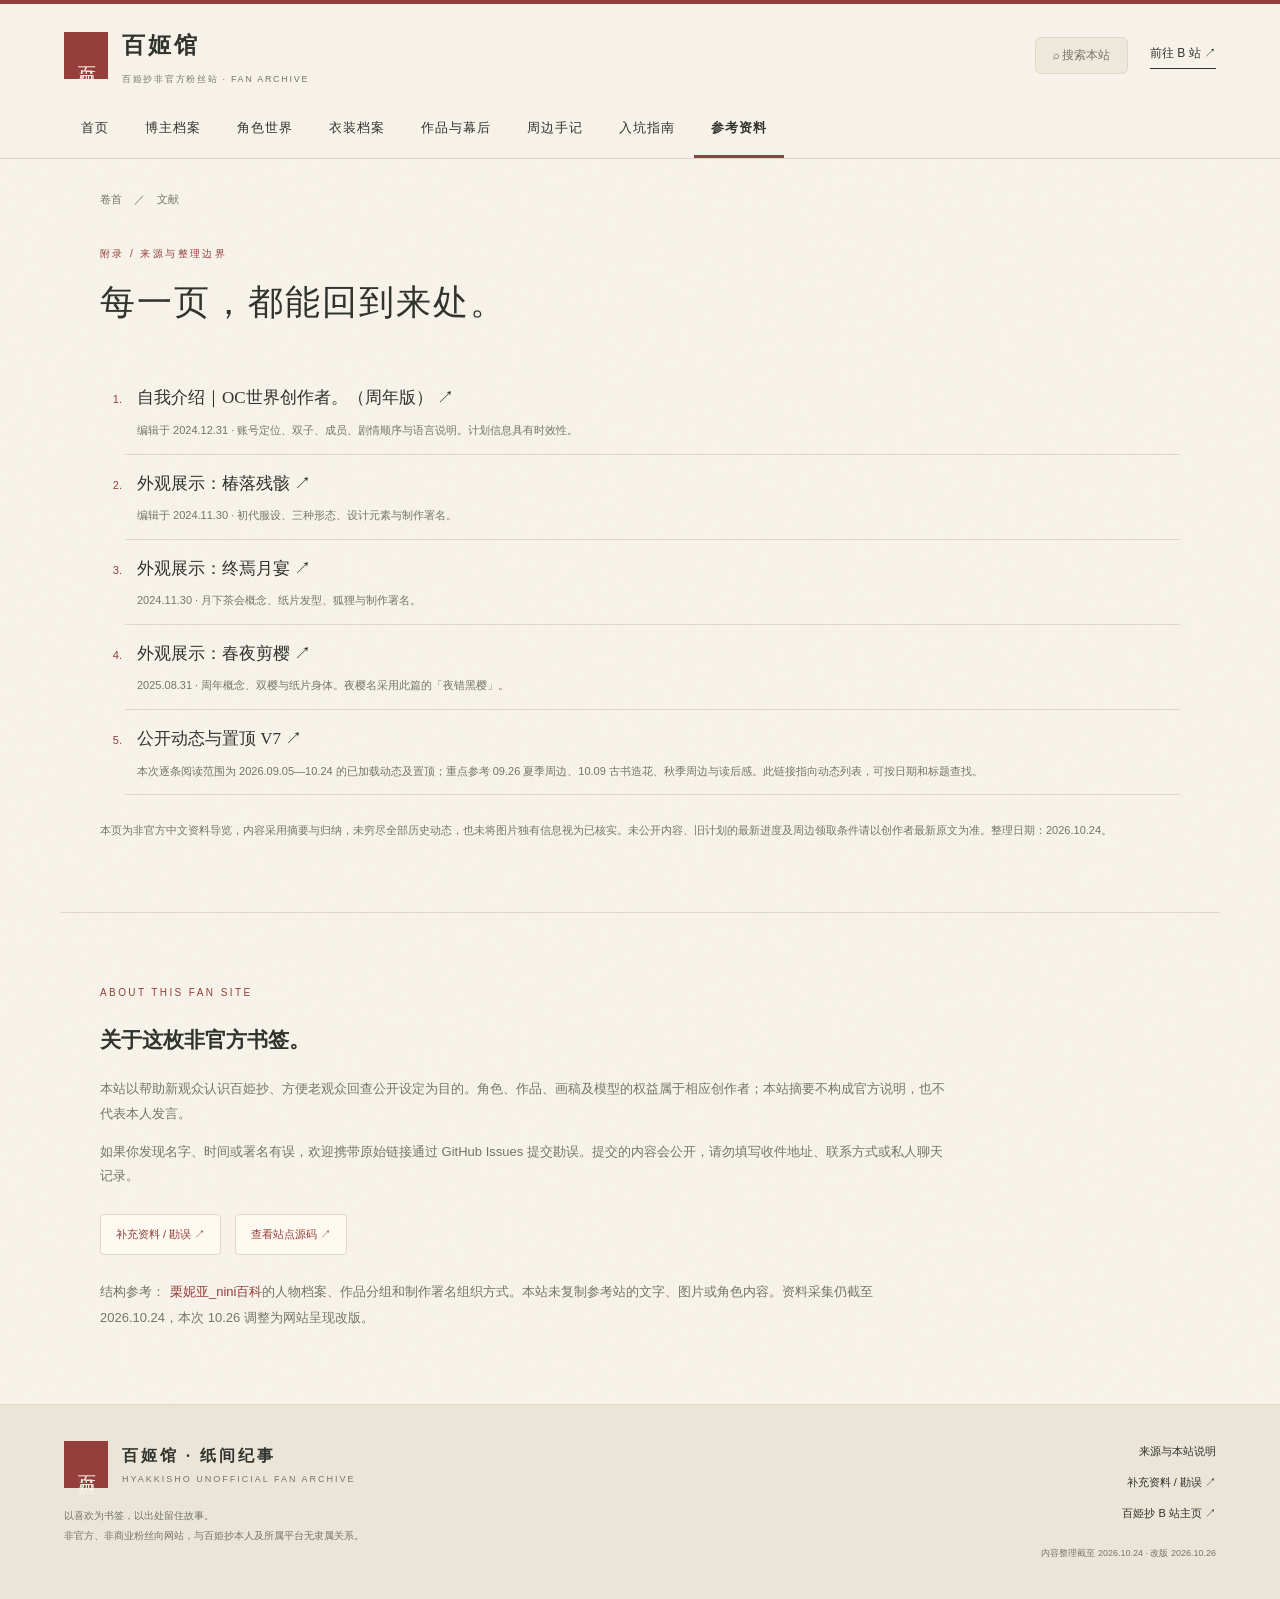
<file: sources.html>
<!doctype html>
<html lang="zh-CN">
<head><meta charset="UTF-8"><meta name="viewport" content="width=device-width,initial-scale=1"><meta name="description" content="走进百姬馆：了解OC创作者百姫抄、付丧神双子、历代外观与纪念周边。非官方粉丝站：角色、衣装、作品、周边与入坑指南。"><meta name="theme-color" content="#eee8da"><title>来源与整理边界 | 百姬馆 · 纸间纪事 | 百姫抄非官方粉丝站</title><link rel="stylesheet" href="style.css?v=20261026-fan"><script src="app.js?v=20261026-fan" defer></script><script src="search-data.js?v=20261026-fan" defer></script><script src="fan.js?v=20261026-fan" defer></script></head>
<body class="page-sources">
<header><a class="brand" href="index.html"><span class="seal">百姬</span><span>百姬馆<small>百姫抄非官方粉丝站 · FAN ARCHIVE</small></span></a><nav class="tab-nav" aria-label="栏目导航"><a href="index.html">首页</a><a href="about.html">博主档案</a><a href="characters.html">角色世界</a><a href="editions.html">衣装档案</a><a href="works.html">作品与幕后</a><a href="gifts.html">周边手记</a><a href="start.html">入坑指南</a><a href="sources.html" aria-current="page">参考资料</a></nav><a class="visit" href="https://space.bilibili.com/3494368858081709" target="_blank" rel="noopener noreferrer">前往 B 站 ↗</a><button class="site-search-button" type="button" data-open-search aria-haspopup="dialog">⌕ 搜索本站</button></header>
<main>
<div class="breadcrumb"><a href="index.html">卷首</a><span>／</span><span>文献</span></div><section id="sources" class="section sources"><div class="section-heading"><p class="eyebrow">附录 / 来源与整理边界</p><h1>每一页，都能回到来处。</h1></div><ol><li id="source-1"><a href="https://www.bilibili.com/opus/1005208701635657733" target="_blank" rel="noopener noreferrer">自我介绍｜OC世界创作者。（周年版） ↗</a><span>编辑于 2024.12.31 · 账号定位、双子、成员、剧情顺序与语言说明。计划信息具有时效性。</span></li><li><a href="https://www.bilibili.com/opus/973294887045693443" target="_blank" rel="noopener noreferrer">外观展示：椿落残骸 ↗</a><span>编辑于 2024.11.30 · 初代服设、三种形态、设计元素与制作署名。</span></li><li><a href="https://www.bilibili.com/opus/1005554914639740935" target="_blank" rel="noopener noreferrer">外观展示：终焉月宴 ↗</a><span>2024.11.30 · 月下茶会概念、纸片发型、狐狸与制作署名。</span></li><li><a href="https://www.bilibili.com/opus/1107276409017991169" target="_blank" rel="noopener noreferrer">外观展示：春夜剪樱 ↗</a><span>2025.08.31 · 周年概念、双樱与纸片身体。夜樱名采用此篇的「夜错黑樱」。</span></li><li id="source-5"><a href="https://space.bilibili.com/3494368858081709/dynamic" target="_blank" rel="noopener noreferrer">公开动态与置顶 V7 ↗</a><span>本次逐条阅读范围为 2026.09.05—10.24 的已加载动态及置顶；重点参考 09.26 夏季周边、10.09 古书造花、秋季周边与读后感。此链接指向动态列表，可按日期和标题查找。</span></li></ol><p class="annotation">本页为非官方中文资料导览，内容采用摘要与归纳，未穷尽全部历史动态，也未将图片独有信息视为已核实。未公开内容、旧计划的最新进度及周边领取条件请以创作者最新原文为准。整理日期：2026.10.24。</p></section>
<section class="section site-about"><p class="eyebrow">ABOUT THIS FAN SITE</p><h2>关于这枚非官方书签。</h2><p>本站以帮助新观众认识百姫抄、方便老观众回查公开设定为目的。角色、作品、画稿及模型的权益属于相应创作者；本站摘要不构成官方说明，也不代表本人发言。</p><p>如果你发现名字、时间或署名有误，欢迎携带原始链接通过 GitHub Issues 提交勘误。提交的内容会公开，请勿填写收件地址、联系方式或私人聊天记录。</p><div class="community-links"><a href="https://github.com/Fishermanykx/hyakkisho-guide/issues" target="_blank" rel="noopener noreferrer">补充资料 / 勘误 ↗</a><a href="https://github.com/Fishermanykx/hyakkisho-guide" target="_blank" rel="noopener noreferrer">查看站点源码 ↗</a></div><p class="annotation">结构参考：<a href="https://the-cat-of-laplace.github.io/liniya-nini-archive/" target="_blank" rel="noopener noreferrer">栗妮亚_nini百科</a>的人物档案、作品分组和制作署名组织方式。本站未复制参考站的文字、图片或角色内容。资料采集仍截至 2026.10.24，本次 10.26 调整为网站呈现改版。</p></section></main><footer class="fan-footer"><div><a class="brand" href="index.html"><span class="seal">百姬</span><span>百姬馆 · 纸间纪事<small>HYAKKISHO UNOFFICIAL FAN ARCHIVE</small></span></a><p>以喜欢为书签，以出处留住故事。<br>非官方、非商业粉丝向网站，与百姫抄本人及所属平台无隶属关系。</p></div><div class="footer-links"><a href="sources.html">来源与本站说明</a><a href="https://github.com/Fishermanykx/hyakkisho-guide/issues" target="_blank" rel="noopener noreferrer">补充资料 / 勘误 ↗</a><a href="https://space.bilibili.com/3494368858081709" target="_blank" rel="noopener noreferrer">百姫抄 B 站主页 ↗</a><small>内容整理截至 2026.10.24 · 改版 2026.10.26</small></div></footer>
<dialog id="site-search" aria-labelledby="search-title"><div class="search-heading"><h2 id="search-title">找一枚书签</h2><button type="button" id="close-search" aria-label="关闭搜索">×</button></div><label for="fan-query">搜索角色、衣装、周边与作品</label><input id="fan-query" type="search" placeholder="试试：百忌章、春夜剪樱、九百天" autocomplete="off"><p id="search-status" role="status"></p><div id="search-results"></div></dialog></body></html>
</file>
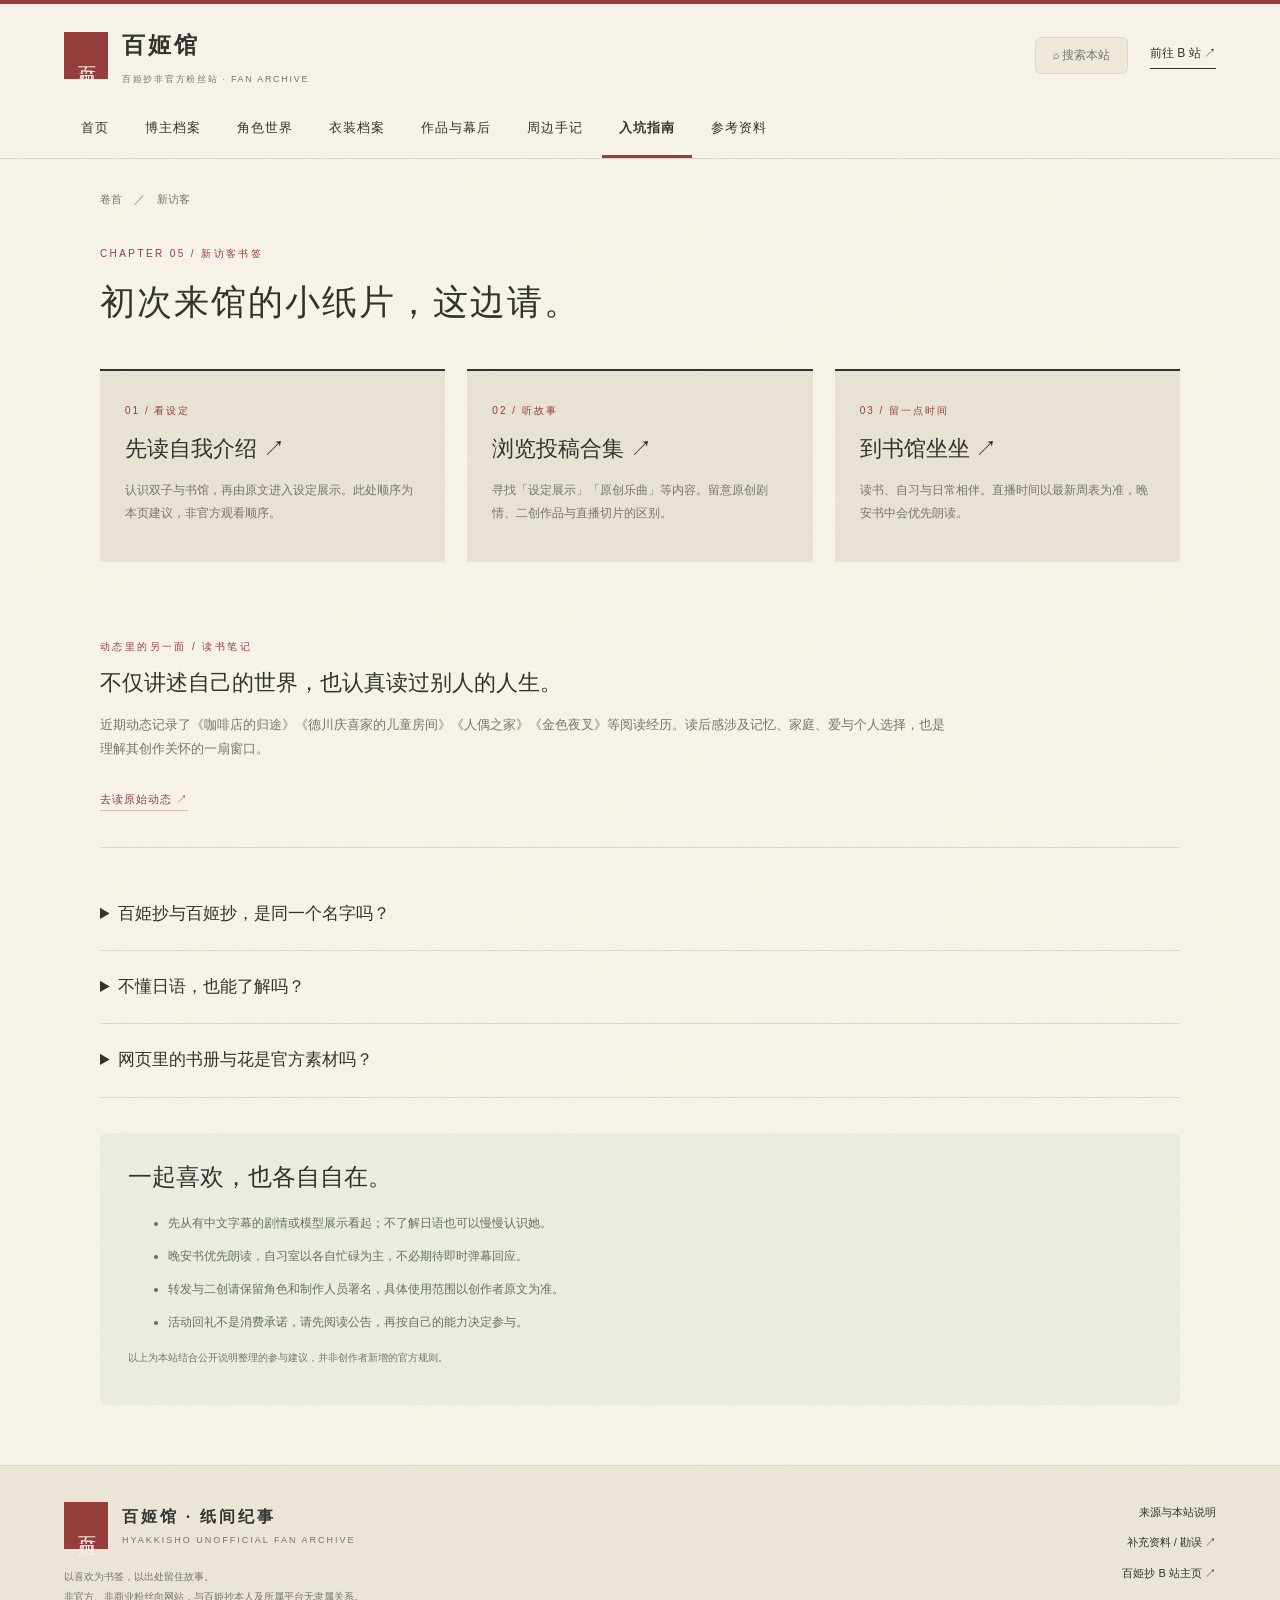
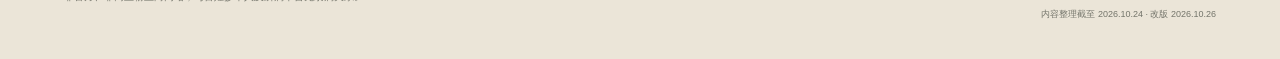
<file: start.html>
<!doctype html>
<html lang="zh-CN">
<head><meta charset="UTF-8"><meta name="viewport" content="width=device-width,initial-scale=1"><meta name="description" content="走进百姬馆：了解OC创作者百姫抄、付丧神双子、历代外观与纪念周边。非官方粉丝站：角色、衣装、作品、周边与入坑指南。"><meta name="theme-color" content="#eee8da"><title>新访客书签 | 百姬馆 · 纸间纪事 | 百姫抄非官方粉丝站</title><link rel="stylesheet" href="style.css?v=20261026-fan"><script src="app.js?v=20261026-fan" defer></script><script src="search-data.js?v=20261026-fan" defer></script><script src="fan.js?v=20261026-fan" defer></script></head>
<body class="page-start">
<header><a class="brand" href="index.html"><span class="seal">百姬</span><span>百姬馆<small>百姫抄非官方粉丝站 · FAN ARCHIVE</small></span></a><nav class="tab-nav" aria-label="栏目导航"><a href="index.html">首页</a><a href="about.html">博主档案</a><a href="characters.html">角色世界</a><a href="editions.html">衣装档案</a><a href="works.html">作品与幕后</a><a href="gifts.html">周边手记</a><a href="start.html" aria-current="page">入坑指南</a><a href="sources.html">参考资料</a></nav><a class="visit" href="https://space.bilibili.com/3494368858081709" target="_blank" rel="noopener noreferrer">前往 B 站 ↗</a><button class="site-search-button" type="button" data-open-search aria-haspopup="dialog">⌕ 搜索本站</button></header>
<main>
<div class="breadcrumb"><a href="index.html">卷首</a><span>／</span><span>新访客</span></div><section id="start" class="section start"><div class="section-heading"><p class="eyebrow">CHAPTER 05 / 新访客书签</p><h1>初次来馆的小纸片，这边请。</h1></div><div class="start-grid"><a href="https://www.bilibili.com/opus/1005208701635657733" target="_blank" rel="noopener noreferrer"><small>01 / 看设定</small><h3>先读自我介绍 ↗</h3><p>认识双子与书馆，再由原文进入设定展示。此处顺序为本页建议，非官方观看顺序。</p></a><a href="https://space.bilibili.com/3494368858081709/lists" target="_blank" rel="noopener noreferrer"><small>02 / 听故事</small><h3>浏览投稿合集 ↗</h3><p>寻找「设定展示」「原创乐曲」等内容。留意原创剧情、二创作品与直播切片的区别。</p></a><a href="https://live.bilibili.com/30369774" target="_blank" rel="noopener noreferrer"><small>03 / 留一点时间</small><h3>到书馆坐坐 ↗</h3><p>读书、自习与日常相伴。直播时间以最新周表为准，晚安书中会优先朗读。</p></a></div><div class="reading"><p class="eyebrow">动态里的另一面 / 读书笔记</p><h3>不仅讲述自己的世界，也认真读过别人的人生。</h3><p>近期动态记录了《咖啡店的归途》《德川庆喜家的儿童房间》《人偶之家》《金色夜叉》等阅读经历。读后感涉及记忆、家庭、爱与个人选择，也是理解其创作关怀的一扇窗口。</p><a class="text-link" href="https://space.bilibili.com/3494368858081709/dynamic" target="_blank" rel="noopener noreferrer">去读原始动态 ↗</a></div><details><summary>百姫抄与百姬抄，是同一个名字吗？</summary><p>账号名使用「姫」；创作者说明日文名字写作「姫」，对应的中文字为「姬」。本页账号名沿用前者，角色中文介绍沿用后者。</p></details><details><summary>不懂日语，也能了解吗？</summary><p>可以。自介说明 OC 剧情视频中的日语配有中文字幕，日常直播互动主要为中文。晚安书多为日语，定位包含安静陪伴。</p></details><details><summary>网页里的书册与花是官方素材吗？</summary><p>不是。本页使用自行绘制的抽象书册、折纸与山茶装饰，未复制角色立绘，也不将装饰插画作为设定依据。角色设计、原画及模型的创作者署名请参阅原专栏。</p></details><div class="fan-etiquette"><h2>一起喜欢，也各自自在。</h2><ul><li>先从有中文字幕的剧情或模型展示看起；不了解日语也可以慢慢认识她。</li><li>晚安书优先朗读，自习室以各自忙碌为主，不必期待即时弹幕回应。</li><li>转发与二创请保留角色和制作人员署名，具体使用范围以创作者原文为准。</li><li>活动回礼不是消费承诺，请先阅读公告，再按自己的能力决定参与。</li></ul><p>以上为本站结合公开说明整理的参与建议，并非创作者新增的官方规则。</p></div></section>
</main><footer class="fan-footer"><div><a class="brand" href="index.html"><span class="seal">百姬</span><span>百姬馆 · 纸间纪事<small>HYAKKISHO UNOFFICIAL FAN ARCHIVE</small></span></a><p>以喜欢为书签，以出处留住故事。<br>非官方、非商业粉丝向网站，与百姫抄本人及所属平台无隶属关系。</p></div><div class="footer-links"><a href="sources.html">来源与本站说明</a><a href="https://github.com/Fishermanykx/hyakkisho-guide/issues" target="_blank" rel="noopener noreferrer">补充资料 / 勘误 ↗</a><a href="https://space.bilibili.com/3494368858081709" target="_blank" rel="noopener noreferrer">百姫抄 B 站主页 ↗</a><small>内容整理截至 2026.10.24 · 改版 2026.10.26</small></div></footer>
<dialog id="site-search" aria-labelledby="search-title"><div class="search-heading"><h2 id="search-title">找一枚书签</h2><button type="button" id="close-search" aria-label="关闭搜索">×</button></div><label for="fan-query">搜索角色、衣装、周边与作品</label><input id="fan-query" type="search" placeholder="试试：百忌章、春夜剪樱、九百天" autocomplete="off"><p id="search-status" role="status"></p><div id="search-results"></div></dialog></body></html>
</file>
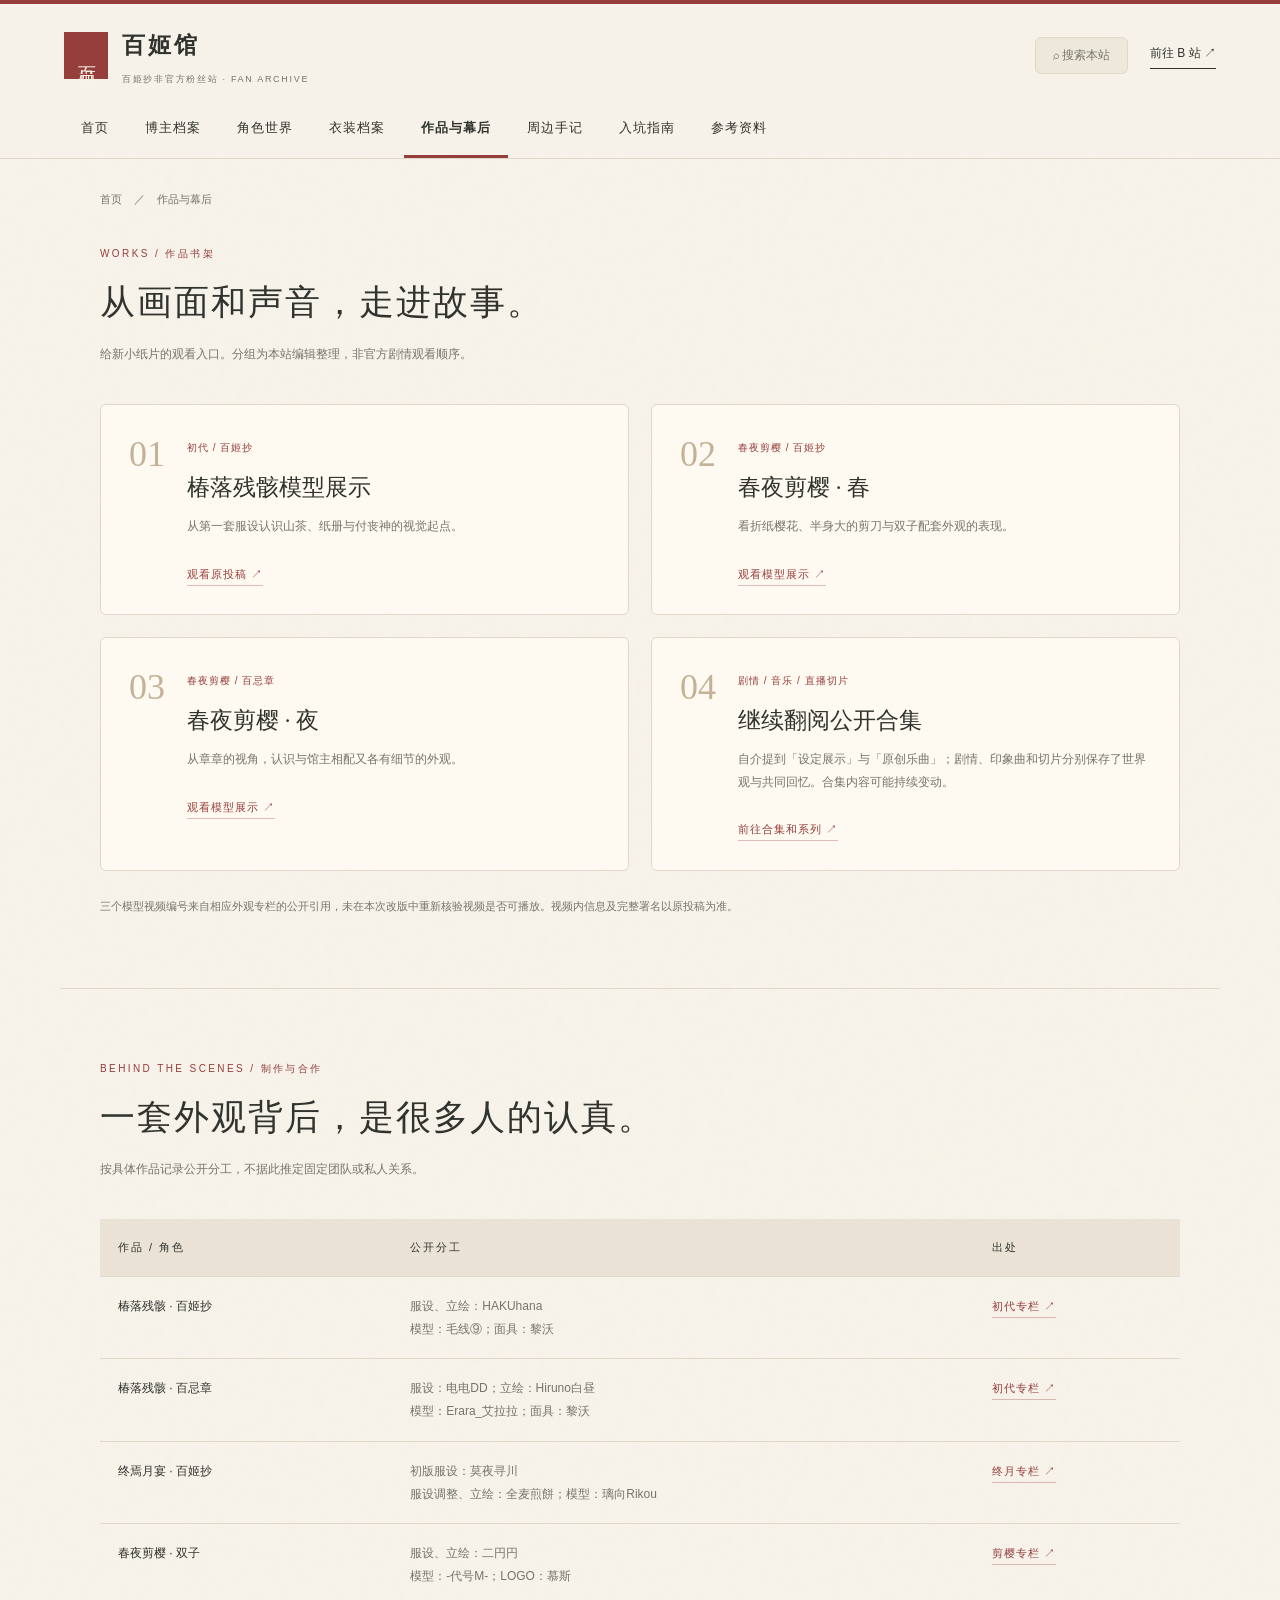
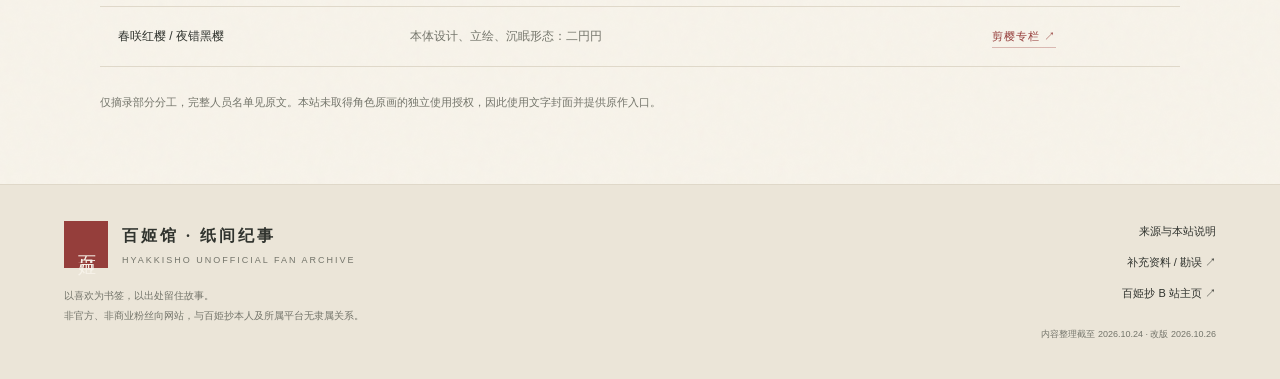
<file: works.html>
<!doctype html>
<html lang="zh-CN">
<head><meta charset="UTF-8"><meta name="viewport" content="width=device-width,initial-scale=1"><meta name="description" content="走进百姬馆：了解OC创作者百姫抄、付丧神双子、历代外观与纪念周边。非官方粉丝站：角色、衣装、作品、周边与入坑指南。"><meta name="theme-color" content="#eee8da"><title>作品与幕后 | 百姬馆 · 非官方粉丝站</title><link rel="stylesheet" href="style.css?v=20261026-fan"><script src="app.js?v=20261026-fan" defer></script><script src="search-data.js?v=20261026-fan" defer></script><script src="fan.js?v=20261026-fan" defer></script></head>
<body class="page-works"><header><a class="brand" href="index.html"><span class="seal">百姬</span><span>百姬馆<small>百姫抄非官方粉丝站 · FAN ARCHIVE</small></span></a><nav class="tab-nav" aria-label="栏目导航"><a href="index.html">首页</a><a href="about.html">博主档案</a><a href="characters.html">角色世界</a><a href="editions.html">衣装档案</a><a href="works.html" aria-current="page">作品与幕后</a><a href="gifts.html">周边手记</a><a href="start.html">入坑指南</a><a href="sources.html">参考资料</a></nav><a class="visit" href="https://space.bilibili.com/3494368858081709" target="_blank" rel="noopener noreferrer">前往 B 站 ↗</a><button class="site-search-button" type="button" data-open-search aria-haspopup="dialog">⌕ 搜索本站</button></header><main><div class="breadcrumb"><a href="index.html">首页</a><span>／</span><span>作品与幕后</span></div><section class="section"><div class="section-heading"><p class="eyebrow">WORKS / 作品书架</p><h1>从画面和声音，走进故事。</h1><p>给新小纸片的观看入口。分组为本站编辑整理，非官方剧情观看顺序。</p></div><div class="work-list"><article><span class="work-index">01</span><div><small>初代 / 百姬抄</small><h2>椿落残骸模型展示</h2><p>从第一套服设认识山茶、纸册与付丧神的视觉起点。</p><a class="text-link" href="https://www.bilibili.com/video/BV1PH4y167qQ" target="_blank" rel="noopener noreferrer">观看原投稿 ↗</a></div></article><article><span class="work-index">02</span><div><small>春夜剪樱 / 百姬抄</small><h2>春夜剪樱 · 春</h2><p>看折纸樱花、半身大的剪刀与双子配套外观的表现。</p><a class="text-link" href="https://www.bilibili.com/video/BV1Hvu9zhE3R" target="_blank" rel="noopener noreferrer">观看模型展示 ↗</a></div></article><article><span class="work-index">03</span><div><small>春夜剪樱 / 百忌章</small><h2>春夜剪樱 · 夜</h2><p>从章章的视角，认识与馆主相配又各有细节的外观。</p><a class="text-link" href="https://www.bilibili.com/video/BV1LFhhzkEYe" target="_blank" rel="noopener noreferrer">观看模型展示 ↗</a></div></article><article><span class="work-index">04</span><div><small>剧情 / 音乐 / 直播切片</small><h2>继续翻阅公开合集</h2><p>自介提到「设定展示」与「原创乐曲」；剧情、印象曲和切片分别保存了世界观与共同回忆。合集内容可能持续变动。</p><a class="text-link" href="https://space.bilibili.com/3494368858081709/lists" target="_blank" rel="noopener noreferrer">前往合集和系列 ↗</a></div></article></div><p class="annotation">三个模型视频编号来自相应外观专栏的公开引用，未在本次改版中重新核验视频是否可播放。视频内信息及完整署名以原投稿为准。</p></section><section id="credits" class="section"><div class="section-heading"><p class="eyebrow">BEHIND THE SCENES / 制作与合作</p><h2>一套外观背后，是很多人的认真。</h2><p>按具体作品记录公开分工，不据此推定固定团队或私人关系。</p></div><div class="credit-table-wrap"><table class="credit-table"><caption class="sr-only">外观公开制作署名</caption><thead><tr><th>作品 / 角色</th><th>公开分工</th><th>出处</th></tr></thead><tbody><tr><td>椿落残骸 · 百姬抄</td><td>服设、立绘：HAKUhana<br>模型：毛线⑨；面具：黎沃</td><td><a class="text-link" href="https://www.bilibili.com/opus/973294887045693443" target="_blank" rel="noopener noreferrer">初代专栏 ↗</a></td></tr><tr><td>椿落残骸 · 百忌章</td><td>服设：电电DD；立绘：Hiruno白昼<br>模型：Erara_艾拉拉；面具：黎沃</td><td><a class="text-link" href="https://www.bilibili.com/opus/973294887045693443" target="_blank" rel="noopener noreferrer">初代专栏 ↗</a></td></tr><tr><td>终焉月宴 · 百姬抄</td><td>初版服设：莫夜寻川<br>服设调整、立绘：全麦煎餅；模型：璃向Rikou</td><td><a class="text-link" href="https://www.bilibili.com/opus/1005554914639740935" target="_blank" rel="noopener noreferrer">终月专栏 ↗</a></td></tr><tr><td>春夜剪樱 · 双子</td><td>服设、立绘：二円円<br>模型：-代号M-；LOGO：慕斯</td><td><a class="text-link" href="https://www.bilibili.com/opus/1107276409017991169" target="_blank" rel="noopener noreferrer">剪樱专栏 ↗</a></td></tr><tr><td>春咲红樱 / 夜错黑樱</td><td>本体设计、立绘、沉眠形态：二円円</td><td><a class="text-link" href="https://www.bilibili.com/opus/1107276409017991169" target="_blank" rel="noopener noreferrer">剪樱专栏 ↗</a></td></tr></tbody></table></div><p class="annotation">仅摘录部分分工，完整人员名单见原文。本站未取得角色原画的独立使用授权，因此使用文字封面并提供原作入口。</p></section></main><footer class="fan-footer"><div><a class="brand" href="index.html"><span class="seal">百姬</span><span>百姬馆 · 纸间纪事<small>HYAKKISHO UNOFFICIAL FAN ARCHIVE</small></span></a><p>以喜欢为书签，以出处留住故事。<br>非官方、非商业粉丝向网站，与百姫抄本人及所属平台无隶属关系。</p></div><div class="footer-links"><a href="sources.html">来源与本站说明</a><a href="https://github.com/Fishermanykx/hyakkisho-guide/issues" target="_blank" rel="noopener noreferrer">补充资料 / 勘误 ↗</a><a href="https://space.bilibili.com/3494368858081709" target="_blank" rel="noopener noreferrer">百姫抄 B 站主页 ↗</a><small>内容整理截至 2026.10.24 · 改版 2026.10.26</small></div></footer><dialog id="site-search" aria-labelledby="search-title"><div class="search-heading"><h2 id="search-title">找一枚书签</h2><button type="button" id="close-search" aria-label="关闭搜索">×</button></div><label for="fan-query">搜索角色、衣装、周边与作品</label><input id="fan-query" type="search" placeholder="试试：百忌章、春夜剪樱、九百天" autocomplete="off"><p id="search-status" role="status"></p><div id="search-results"></div></dialog></body></html>
</file>
<file: style.css>
@charset "UTF-8";
/* Separate chapter pages share the archive's paper-and-ink layout. */
.section-heading h1{font:500 clamp(25px,3vw,35px)/1.6 var(--serif);letter-spacing:2px;margin:12px 0}
header nav a[aria-current="page"]{color:#983c38;border-bottom:1px solid #983c38}
.breadcrumb{max-width:1160px;margin:30px auto 0;padding:0 40px;display:flex;gap:12px;font-size:11px;color:#737569}
body:not(.page-index) main>.section:first-of-type{border-top:0;padding-top:25px}
.page-turn{max-width:1080px;margin:0 auto;padding:30px 0 45px;display:grid;grid-template-columns:1fr auto 1fr;align-items:center;border-top:1px solid #cec8b8;gap:20px}
.page-turn>a{display:flex;flex-direction:column;align-items:flex-start;gap:6px;letter-spacing:1px;font-family:var(--serif);font-size:17px}
.page-turn>a:last-child{align-items:flex-end;text-align:right}
.page-turn small{font:10px sans-serif;color:#737569;letter-spacing:2px}
.page-number{font:11px sans-serif;color:#737569;letter-spacing:2px}
@media(max-width:1160px){.page-turn{margin-left:40px;margin-right:40px}}
@media(max-width:800px){header{flex-wrap:wrap;height:auto;min-height:95px;padding-top:16px;padding-bottom:16px}header nav{order:3;width:100%;justify-content:space-between;gap:8px}}
@media(max-width:650px){.breadcrumb{padding:0 7%;margin-top:24px}.page-turn{margin-left:7%;margin-right:7%;gap:10px}.page-turn>a{font-size:14px}.section-heading h1{font-size:26px}}
:root{--paper:#f1ecdf;--ink:#292c29;--muted:#737569;--red:#983c38;--line:#cec8b8;--serif:"Noto Serif SC","Songti SC","SimSun",serif}*{box-sizing:border-box}html{scroll-behavior:smooth;scroll-padding-top:100px}body{margin:0;background:var(--paper);color:var(--ink);font-family:"Microsoft YaHei",sans-serif;font-size:14px;line-height:1.9;background-image:url("data:image/svg+xml,%3Csvg viewBox='0 0 180 180' xmlns='http://www.w3.org/2000/svg'%3E%3Cfilter id='n'%3E%3CfeTurbulence type='fractalNoise' baseFrequency='.8' numOctaves='3' stitchTiles='stitch'/%3E%3C/filter%3E%3Cpath fill='%23000' opacity='.025' filter='url(%23n)' d='M0 0h180v180H0z'/%3E%3C/svg%3E")}a{color:inherit;text-decoration:none}a:hover{color:var(--red)}a:focus-visible,button:focus-visible,summary:focus-visible{outline:3px solid var(--red);outline-offset:5px}header{height:95px;margin:0 auto;padding:0 5%;display:flex;align-items:center;justify-content:space-between;border-bottom:1px solid var(--line);gap:25px}.brand{display:flex;gap:14px;align-items:center;font-family:var(--serif);font-size:23px;font-weight:bold;letter-spacing:3px}.brand small{display:block;font:9px/1.8 sans-serif;letter-spacing:2px;color:var(--muted)}.seal{display:inline-flex;flex-shrink:0;align-items:center;justify-content:center;border:1px solid var(--red);outline:1px solid var(--red);outline-offset:-5px;width:44px;height:47px;background:var(--red);color:var(--paper);font:18px/1.1 var(--serif);writing-mode:vertical-rl;letter-spacing:3px}nav{display:flex;gap:30px;font-size:12px;letter-spacing:2px}.visit{font-size:12px;border-bottom:1px solid var(--ink);padding-bottom:4px}.hero{min-height:720px;position:relative;padding:78px 8% 85px;display:grid;grid-template-columns:1.12fr 1fr;overflow:hidden}.eyebrow{font-size:10px;letter-spacing:2.4px;font-weight:500;color:var(--red);text-transform:uppercase}.hero h1{font-family:var(--serif);font-size:clamp(38px,4.5vw,66px);font-weight:500;line-height:1.55;letter-spacing:4px;margin:22px 0}.hero h1 span{color:var(--red)}.lead{color:var(--muted);font-size:14px;line-height:2.1}.lead strong{font-weight:500;color:var(--ink)}.button{display:inline-flex;align-items:center;gap:48px;background:var(--ink);color:var(--paper);padding:12px 24px;font-size:12px;letter-spacing:2px;margin-top:22px}.button:hover{background:var(--red);color:white}.hero-note{font-size:9px;letter-spacing:1px;color:var(--muted);margin-top:25px}.book-scene{position:relative;min-height:480px}.orbit{position:absolute;width:400px;height:400px;border:1px solid #c7c0ac;border-radius:50%;top:20px;left:0}.moon{position:absolute;width:310px;height:310px;border-radius:50%;background:#dcd4bf80;left:45px;top:65px}.vertical{writing-mode:vertical-rl;position:absolute;right:0;top:30px;font-family:var(--serif);letter-spacing:8px;font-size:12px;color:var(--muted)}.book{position:absolute;width:188px;height:285px;border:1px solid #51463d;box-shadow:7px 9px 0 #ddd3be,8px 10px 0 #887e68,18px 25px 35px #272b2425;display:flex;align-items:center;justify-content:center}.book:before{content:"";position:absolute;inset:12px;border:1px solid #b9aa8b80}.book span{writing-mode:vertical-rl;font-family:var(--serif);font-size:34px;letter-spacing:12px;border:1px solid #9f8864;padding:15px 8px;line-height:1.5}.book-back{transform:rotate(17deg);background:#323832;color:#dfd5bf;top:90px;left:170px}.book-front{transform:rotate(-15deg);background:#e5d8ba;color:#8f3733;top:125px;left:40px}.book-front:after{content:"";position:absolute;background:#993b38;width:12px;height:92px;bottom:-62px;left:52px;clip-path:polygon(0 0,100% 0,100% 100%,50% 87%,0 100%)}.book-front small{position:absolute;left:15px;top:25px;writing-mode:vertical-rl;font-family:var(--serif);font-size:9px;letter-spacing:3px}.camellia{width:165px;position:absolute;left:238px;top:290px;transform:rotate(10deg);filter:drop-shadow(5px 8px 3px #25271922)}.paper{position:absolute;width:50px;height:65px;background:linear-gradient(135deg,#fbf6eb 50%,#d7cdb8 51%);box-shadow:3px 5px 10px #0001}.p1{left:10px;top:30px;transform:rotate(-25deg)}.p2{right:5px;bottom:40px;transform:rotate(25deg) scale(.7)}.scene-caption{position:absolute;bottom:-5px;left:95px;font:12px var(--serif);letter-spacing:4px;color:var(--muted)}.hero-bottom{position:absolute;bottom:20px;left:8%;right:8%;border-top:1px solid var(--line);display:flex;justify-content:space-between;padding-top:20px;color:var(--muted);font:11px var(--serif);letter-spacing:3px}.section{max-width:1160px;margin:auto;padding:85px 40px;border-top:1px solid var(--line)}.section-heading{margin-bottom:38px}.section-heading h2{font:500 clamp(25px,3vw,35px)/1.6 var(--serif);letter-spacing:2px;margin:12px 0}.section-heading>p:last-child:not(.eyebrow){color:var(--muted);font-size:12px}.about-grid{display:grid;grid-template-columns:1fr 1.4fr;gap:90px}.intro{font:31px/1.9 var(--serif);margin-top:8px}.intro span{color:var(--red)}.about-grid>div>p{margin-top:0;color:#626457}.text-link{display:inline-block;color:var(--red);font-size:11px;letter-spacing:1px;margin-top:14px;border-bottom:1px solid #983c3850}.facts{display:grid;grid-template-columns:repeat(3,1fr);margin-top:45px;border-top:1px solid var(--line)}.facts>div{padding:28px 25px 0 0}.facts>div+div{padding-left:28px;border-left:1px solid var(--line)}.facts small{color:var(--red);font:12px var(--serif)}h3{font:500 22px/1.5 var(--serif);margin:9px 0 14px}.facts p,.companions p{color:var(--muted);font-size:12px}.twins{display:grid;grid-template-columns:1fr 1fr;gap:20px}.twin{padding:40px;position:relative;border:1px solid var(--line)}.twin h3{font-size:38px;letter-spacing:7px}.twin .number{position:absolute;right:30px;top:20px;font:90px var(--serif);opacity:.08}.twin p:not(.eyebrow):not(.alias){font-size:13px}.twin.dark{background:#2d3530;color:#e9e2d2;border-color:#2d3530}.dark .eyebrow{color:#cc9681}.alias{font-size:12px;letter-spacing:3px;color:#9d6b58}dl{margin:27px 0 0;font-size:12px}dt{margin-top:12px;color:#9b705b}dd{margin:2px 0 0}.annotation{font-size:11px;color:var(--muted);line-height:2;margin-top:24px}.annotation a{color:var(--red);margin-left:5px}.companions{display:grid;grid-template-columns:repeat(3,1fr);gap:35px;margin-top:40px}.companions article>span{float:left;margin-right:13px;color:var(--red);font:28px var(--serif)}.companions h3{font-size:19px}.filters{display:flex;flex-wrap:wrap;gap:10px;margin-bottom:30px}.filters button{font:12px "Microsoft YaHei",sans-serif;border:1px solid var(--line);padding:10px 18px;background:transparent;color:var(--muted);cursor:pointer}.filters button.active{background:var(--ink);color:var(--paper);border-color:var(--ink)}.edition-grid{display:grid;grid-template-columns:repeat(3,1fr);gap:25px}.edition{border:1px solid var(--line);background:#faf6eb45;display:flex;flex-direction:column}.edition-art{height:145px;position:relative;overflow:hidden;display:flex;align-items:center;justify-content:center;background:#e3d8c3}.edition-art>span{font:90px var(--serif);color:#93433d;opacity:.65;z-index:1}.edition-art:before{content:"";position:absolute;width:210px;height:210px;top:-40px;right:-20px;border:1px solid #b59b79;transform:rotate(35deg)}.edition-art:after{content:"";position:absolute;width:100px;height:160px;left:30px;top:0;border:1px solid #b59b79;transform:rotate(-20deg)}.edition-art small{position:absolute;right:14px;bottom:13px;font-size:8px;letter-spacing:3px;color:#746a5c}.art-season{background:#d8ddd0}.art-season>span{color:#556757}.art-plan{background:#dfdfd7}.art-plan>span{color:#72736a}.edition-copy{padding:22px;display:flex;flex:1;flex-direction:column}.edition-copy h3{font-size:23px;margin-top:5px}.edition-copy .eyebrow{font-size:9px;letter-spacing:1px}.edition-copy>p:not(.eyebrow){font-size:12px;color:#66685d;margin:0 0 15px}.edition-note{display:block;font-size:10px;color:#89877a;line-height:1.9;margin-top:auto}.edition-copy .text-link{align-self:flex-start}.quote-band{padding:60px 20px;background:#303a32;color:var(--paper);text-align:center}.quote-band .eyebrow{color:#b6ba9e}.quote-band>p:nth-child(2){font:29px/1.9 var(--serif);letter-spacing:5px}.quote-band small{font-size:10px;color:#a9ae9e;letter-spacing:2px}.gift-intro{display:flex;gap:24px;padding:28px;background:#e6decb;margin-bottom:25px}.gift-intro p{font-size:12px;color:#66685d;margin-bottom:0}.gift-grid{display:grid;grid-template-columns:1fr 1fr;gap:20px}.gift-grid article{border:1px solid var(--line);padding:28px}.gift-grid p:not(.eyebrow){font-size:12px;color:var(--muted)}.tag{font-size:10px;color:var(--red);border-top:1px solid var(--line);display:block;padding-top:15px;margin-top:20px;letter-spacing:1px}.start-grid{display:grid;grid-template-columns:repeat(3,1fr);gap:22px}.start-grid>a{display:block;padding:25px;border-top:2px solid var(--ink);background:#e8e2d4}.start-grid small{font-size:10px;color:var(--red);letter-spacing:2px}.start-grid h3{font-size:22px}.start-grid p{font-size:12px;color:var(--muted)}.reading{padding:35px 0;margin:30px 0;border-bottom:1px solid var(--line)}.reading p:not(.eyebrow){font-size:13px;color:var(--muted);max-width:850px}details{border-bottom:1px solid var(--line);padding:20px 0}summary{cursor:pointer;font-family:var(--serif);font-size:17px}details p{font-size:12px;color:var(--muted);max-width:850px}.sources ol{padding-left:25px}.sources li{padding:13px 0 13px 12px;border-bottom:1px solid var(--line)}.sources li::marker{font-size:11px;color:var(--red)}.sources li a{font-family:var(--serif);font-size:17px}.sources li span{display:block;color:var(--muted);font-size:11px;margin-top:5px}footer{padding:35px 5%;border-top:1px solid var(--line);display:flex;align-items:center;justify-content:space-between;gap:25px}footer .brand{font-size:16px}footer>a:not(.brand){font-size:11px}.sr-only{position:absolute;width:1px;height:1px;padding:0;margin:-1px;overflow:hidden;clip:rect(0,0,0,0);white-space:nowrap;border:0}@media(min-width:1450px){.hero{max-width:1400px;margin:auto}}@media(max-width:1000px){nav{gap:14px}.hero{padding:60px 6% 90px;min-height:650px}.book-scene{transform:scale(.8);transform-origin:center left}.about-grid{gap:40px}.edition-grid{grid-template-columns:repeat(2,1fr)}.section{padding:65px 30px}}@media(max-width:650px){header{height:auto;min-height:95px;flex-wrap:wrap;padding:18px 6%;gap:15px}.brand{font-size:20px}nav{order:3;width:100%;justify-content:space-between;gap:8px}.visit{font-size:10px}.hero{grid-template-columns:1fr;padding:45px 7% 75px;min-height:0}.hero h1{font-size:40px;letter-spacing:2px}.hero-copy{position:relative;z-index:2}.book-scene{height:390px;min-height:390px;width:390px;max-width:100%;transform:scale(.79);transform-origin:top left;margin-top:35px;margin-bottom:-70px}.vertical{right:-15px}.hero-bottom{font-size:9px;letter-spacing:1px;left:7%;right:7%}.section{padding:50px 7%}.section-heading{margin-bottom:25px}.section-heading h2{font-size:26px}.about-grid,.twins,.gift-grid,.start-grid{grid-template-columns:1fr;gap:20px}.intro{font-size:27px;line-height:1.7;margin:0}.facts{grid-template-columns:1fr;margin-top:25px}.facts>div,.facts>div+div{padding:20px 0;border-left:0;border-bottom:1px solid var(--line)}.twin{padding:28px}.companions{grid-template-columns:1fr;gap:15px}.companions p{margin-bottom:0}.edition-grid{grid-template-columns:1fr}.edition{display:grid;grid-template-columns:85px 1fr}.edition-art{height:100%;min-height:250px}.edition-art>span{font-size:55px}.edition-art small{writing-mode:vertical-rl;bottom:15px;right:10px}.edition-copy{padding:19px}.edition-copy h3{font-size:22px}.filters{gap:6px}.filters button{padding:8px 11px;font-size:11px}.gift-intro{padding:22px;gap:17px}.gift-intro h3{font-size:19px}.quote-band>p:nth-child(2){font-size:23px;letter-spacing:2px}footer{flex-wrap:wrap;padding:28px 7%}footer .brand{width:100%}}@media(prefers-reduced-motion:reduce){html{scroll-behavior:auto}}

/* Persistent section tabs: each link loads its own document. */
html{scroll-behavior:auto}
body{min-height:100vh;display:flex;flex-direction:column}
main{flex:1}
header{height:auto;min-height:138px;padding:22px 5% 0;display:grid;grid-template-columns:1fr auto;gap:18px 24px;background:var(--paper)}
header .brand{grid-column:1;grid-row:1}
header .visit{grid-column:2;grid-row:1;justify-self:end}
header .tab-nav{grid-column:1 / -1;grid-row:2;display:flex;align-items:stretch;justify-content:flex-start;gap:8px;overflow-x:auto;white-space:nowrap;margin:0 -12px;padding:0 12px;scrollbar-width:thin}
header .tab-nav a{display:flex;align-items:center;gap:9px;padding:14px 16px 16px;border-bottom:3px solid transparent;font-size:14px;letter-spacing:0;position:relative}
header .tab-nav a:hover{background:#292c2908;color:var(--ink)}
header .tab-nav a[aria-current="page"]{color:var(--ink);font-weight:600;border-bottom:3px solid var(--red)}
header .tab-nav svg{width:19px;height:19px;fill:none;stroke:var(--muted);stroke-width:1.6;stroke-linecap:round;stroke-linejoin:round;flex-shrink:0}
header .tab-nav a[aria-current="page"] svg{stroke:var(--red)}
@media(max-width:650px){header{padding:18px 6% 0;gap:16px 12px;min-height:132px}header .tab-nav{width:auto;gap:0;margin-left:-7vw;margin-right:-7vw;padding-left:7vw;padding-right:7vw}header .tab-nav a{font-size:13px;padding:12px 12px 14px;gap:7px}header .tab-nav svg{width:17px;height:17px}}
header{width:100%}

/* Fan archive: editorial cards, a personal profile and a quiet reading room. */
:root{--paper:#f7f3ea;--ink:#30332e;--red:#953e3b;--line:#dfd8c9;--muted:#74756b}
header{background:#f7f3eaf5;border-top:4px solid var(--red);padding-top:20px;grid-template-columns:1fr auto auto;gap:12px 22px;min-height:145px}
header .visit{grid-column:3}header .tab-nav{padding-top:5px;gap:2px}
header .tab-nav a{padding:12px 17px 14px;font-size:13px;letter-spacing:1px}
header .brand small{font-size:9px;letter-spacing:1.7px;margin-top:3px}
.site-search-button{grid-column:2;grid-row:1;align-self:center;font:12px inherit;color:var(--muted);background:#eee8db;border:1px solid var(--line);border-radius:6px;padding:9px 17px;cursor:pointer}
.fan-hero{max-width:1240px;margin:0 auto;padding:65px 40px 45px;display:grid;grid-template-columns:1.6fr 1fr;gap:70px;align-items:center}
.fan-welcome{position:relative;padding:10px 0 25px}.fan-stamp{display:inline-block;padding:3px 10px;border:1px solid #a15a5035;border-radius:3px;font-size:10px;letter-spacing:2px;color:var(--red);margin-top:12px}
.fan-welcome h1{font:500 clamp(35px,4vw,57px)/1.55 var(--serif);letter-spacing:3px;margin:20px 0}.fan-welcome h1 span{color:var(--red)}
.fan-lead{color:#737469;line-height:2.2;font-size:14px}.fan-actions{display:flex;align-items:center;gap:25px;flex-wrap:wrap}.fan-actions .text-link{margin-top:22px}.button{border-radius:3px;font-size:11px;letter-spacing:1px;gap:20px}.fan-keywords{display:flex;gap:10px;flex-wrap:wrap;margin-top:32px}.fan-keywords span{font-size:10px;letter-spacing:1px;color:#737469;background:#eae5d8;padding:3px 12px;border-radius:20px}
.profile-card{border:1px solid #d3c9b7;border-radius:8px;background:#eee7d9;padding:26px 30px;position:relative;box-shadow:10px 12px 0 #e7dfcf66}.profile-card:before{content:'';position:absolute;top:10px;right:10px;bottom:10px;left:10px;border:1px solid #d7cdbb;border-radius:4px;pointer-events:none}.profile-card h2{font:32px var(--serif);letter-spacing:6px;margin:12px 0}.profile-card>p:not(.eyebrow){color:var(--muted);font-size:12px}.profile-emblem{float:right;display:flex;flex-direction:column;align-items:center;margin:3px 0 0 15px}.profile-emblem>span{font:27px/1.4 var(--serif);background:var(--red);color:var(--paper);padding:12px 16px;border-radius:40px 40px 8px 8px;outline:1px solid #c2997c;outline-offset:-6px}.profile-emblem i{font-style:normal;font-size:9px;color:var(--red);letter-spacing:2px;margin-top:7px}.profile-card dl{display:grid;grid-template-columns:80px 1fr;border-top:1px solid #d3c9b7;padding-top:14px;margin-top:20px;font-size:11px;gap:6px 12px}.profile-card dt{margin:0;color:var(--muted)}.profile-card dd{margin:0;overflow-wrap:anywhere}.profile-more{display:block;text-align:center;font-size:11px;border-top:1px solid #d3c9b7;padding-top:15px;margin-top:17px;color:var(--red)}
.fan-notice{max-width:1160px;margin:0 auto 20px;padding:15px 20px;display:flex;align-items:center;gap:20px;background:#eaece1;border:1px solid #dbe0cc;border-radius:5px;color:#656e5b;font-size:10px}.fan-notice>span{flex-shrink:0;font-weight:bold;letter-spacing:2px}.fan-notice p{margin:0;flex:1}.fan-notice>a{white-space:nowrap}
.section{padding-top:60px;padding-bottom:60px}.fan-section-head{display:flex;justify-content:space-between;align-items:center;gap:25px;margin-bottom:28px}.fan-section-head h2,.fan-community h2{font:500 30px/1.7 var(--serif);letter-spacing:2px;margin:8px 0}.search-inline{background:none;border:0;border-bottom:1px solid var(--line);color:var(--muted);padding:10px 0;font:11px inherit;cursor:pointer;white-space:nowrap}
.fan-paths{display:grid;grid-template-columns:repeat(3,1fr);gap:20px}.fan-paths>a{position:relative;display:block;padding:28px;border:1px solid var(--line);border-radius:6px;background:#fffcf4;transition:transform .15s,border-color .15s}.fan-paths>a:hover{transform:translateY(-3px);border-color:#bda28b;color:var(--ink)}.fan-paths small{font-size:10px;color:var(--red);letter-spacing:2px}.fan-paths h3{font-size:23px;margin:15px 0}.fan-paths p{font-size:12px;color:var(--muted);margin-bottom:24px}.fan-paths b{font-size:11px;color:var(--red);font-weight:400}.path-number{position:absolute;right:20px;top:14px;font:40px var(--serif);color:#ded7c8}
.feature-covers{display:grid;grid-template-columns:repeat(3,1fr);gap:24px}.cover-card{position:relative;display:flex;flex-direction:column;justify-content:flex-end;padding:30px;height:300px;overflow:hidden;border-radius:6px;background:#e8d8c1;color:#653c32;border:1px solid #cdbca1}.cover-card:before{content:'';position:absolute;inset:13px;border:1px solid currentColor;opacity:.2;pointer-events:none}.cover-card small{font-size:9px;letter-spacing:1.5px;position:relative}.cover-card h3{font-size:31px;letter-spacing:4px;margin:12px 0;position:relative}.cover-card p{font-size:11px;margin:0 0 22px;position:relative}.cover-card>span:last-child{font-size:10px;position:relative}.cover-glyph{position:absolute;right:25px;top:-14px;font:155px var(--serif);opacity:.09;transform:rotate(-12deg)}.cover-moon{background:#344039;color:#eee8d6;border-color:#344039}.cover-sakura{background:#e8dfe0;color:#65464f;border-color:#d6c5c8}.cover-card:hover{filter:brightness(1.04);color:inherit}.cover-moon:hover{color:#eee8d6}
.fan-reading-room{background:#313c34;color:#f0eadb;display:flex;align-items:center;justify-content:center;gap:100px;padding:60px 8%}.fan-reading-room .eyebrow{color:#b2bd9d}.fan-reading-room h2{font:30px/1.7 var(--serif);letter-spacing:2px}.fan-reading-room p{font-size:12px;color:#c1c8b7;line-height:2.2}.fan-reading-room .button{background:#e9dfca;color:#344039;margin:12px 0 20px}.fan-reading-room small{display:block;font-size:9px;color:#9ea994}.reading-book{width:200px;height:260px;flex-shrink:0;background:#ded4bd;transform:rotate(10deg);box-shadow:8px 8px 0 #b5ac95,9px 9px 0 #e2d8c3;display:flex;align-items:center;justify-content:center;position:relative;border:1px solid #aea48d}.reading-book:before{content:'';position:absolute;inset:15px;border:1px solid #9d927d}.reading-book span{font:35px var(--serif);writing-mode:vertical-rl;letter-spacing:15px;color:#4b5749}.reading-book i{position:absolute;left:22px;top:30px;writing-mode:vertical-rl;font:10px var(--serif);letter-spacing:3px;color:#7d715b}.fan-community>p:not(.eyebrow){font-size:13px;max-width:800px;color:var(--muted);line-height:2.2}.community-links{display:flex;gap:14px;flex-wrap:wrap;margin-top:25px}.community-links>a{font-size:11px;border:1px solid var(--line);border-radius:4px;padding:9px 15px;color:var(--red);background:#fffaf1}
.fan-footer{background:#ebe5d8;align-items:flex-start;padding-top:36px;padding-bottom:36px}.fan-footer p{font-size:10px;color:var(--muted);line-height:2;margin:18px 0 0}.footer-links{display:flex;flex-direction:column;align-items:flex-end;gap:10px;font-size:11px}.footer-links small{color:var(--muted);font-size:9px;margin-top:12px}
.fan-timeline{list-style:none;margin:0;padding:0}.fan-timeline li{display:grid;grid-template-columns:130px 1fr;gap:30px;padding:0 0 30px;position:relative}.fan-timeline time{color:var(--red);font-size:12px;font-variant-numeric:tabular-nums;padding-top:7px}.fan-timeline li>div{border-left:1px solid var(--line);padding-left:30px;position:relative}.fan-timeline li>div:before{content:'';width:7px;height:7px;background:var(--red);border-radius:50%;position:absolute;left:-4px;top:12px}.fan-timeline h3{margin-top:0;font-size:21px}.fan-timeline p{font-size:12px;color:var(--muted);margin:5px 0}.fan-timeline a{font-size:10px;color:var(--red)}.relation-grid{display:grid;grid-template-columns:repeat(3,1fr);gap:20px}.relation-grid article{padding:23px;background:#ede8dd;border:1px solid var(--line);border-radius:5px}.relation-grid h3{font-size:18px}.relation-grid p{font-size:12px;color:var(--muted)}
.work-list{display:grid;grid-template-columns:1fr 1fr;gap:22px}.work-list article{display:flex;gap:22px;padding:28px;background:#fffaf1;border:1px solid var(--line);border-radius:6px}.work-index{font:36px var(--serif);color:#c4b298}.work-list small{font-size:10px;color:var(--red);letter-spacing:1px}.work-list h2{font:23px var(--serif);margin:12px 0}.work-list p{font-size:12px;color:var(--muted)}.credit-table-wrap{overflow:auto}.credit-table{width:100%;border-collapse:collapse;min-width:570px;font-size:12px;text-align:left}.credit-table th{background:#e9e2d5;font-size:11px;font-weight:500;letter-spacing:2px}.credit-table td,.credit-table th{padding:18px;border-bottom:1px solid var(--line);vertical-align:top}.credit-table .text-link{margin-top:0;white-space:nowrap}.credit-table td:nth-child(2){color:var(--muted)}.fan-etiquette{background:#eaece1;border-radius:6px;padding:28px;margin-top:35px}.fan-etiquette h2{font:24px var(--serif);margin-top:0}.fan-etiquette li{font-size:12px;color:#65705e;margin:10px 0}.fan-etiquette p{font-size:10px;color:var(--muted)}.site-about>p:not(.eyebrow){font-size:13px;color:var(--muted);max-width:850px}.selected-edition{outline:2px solid var(--red);outline-offset:3px}.selected-look-note{font-size:11px;color:var(--red);padding:12px;background:#eae4d7;border-radius:4px}
#site-search{width:min(640px,90vw);max-height:80vh;border:1px solid var(--line);border-radius:9px;padding:28px;background:var(--paper);color:var(--ink);box-shadow:0 25px 90px #0003}#site-search::backdrop{background:#232b25a0;backdrop-filter:blur(3px)}.search-heading{display:flex;justify-content:space-between;align-items:center}.search-heading h2{font:25px var(--serif);margin:0 0 18px}#close-search{background:transparent;border:0;font-size:30px;color:var(--muted);cursor:pointer}#site-search label{font-size:11px;color:var(--muted);display:block;margin-bottom:10px}#fan-query{font:14px 'Microsoft YaHei',sans-serif;color:var(--ink);width:100%;padding:13px;background:#fffaf1;border:1px solid #bfb39d;border-radius:4px}#search-status{font-size:11px;color:var(--muted)}#search-results a{display:block;border-top:1px solid var(--line);padding:15px 0}#search-results strong{display:block;font:18px var(--serif);margin-bottom:6px}#search-results span{font-size:11px;color:var(--muted);line-height:1.9}
@media(max-width:1000px){.fan-hero{gap:35px;padding:45px 30px}.fan-notice{margin-left:30px;margin-right:30px}.fan-reading-room{gap:50px}.fan-paths h3{font-size:20px}header .tab-nav a{padding-left:12px;padding-right:12px}.site-search-button{padding:8px 12px}}
@media(max-width:650px){header{padding-top:14px;grid-template-columns:1fr auto;gap:10px;min-height:130px}header .visit{display:none}header .brand{font-size:19px}header .brand small{font-size:8px;letter-spacing:1px}header .tab-nav{margin-top:3px}header .tab-nav a{font-size:12px;flex-shrink:0;padding:12px 14px}.site-search-button{font-size:10px;padding:8px}.fan-hero{grid-template-columns:1fr;padding:30px 7%;gap:20px}.fan-welcome{padding-bottom:5px}.fan-welcome h1{font-size:36px;letter-spacing:2px}.fan-welcome .eyebrow{font-size:8px;letter-spacing:1px}.fan-lead{font-size:12px}.fan-actions{gap:17px}.fan-actions .button{padding:12px 16px}.fan-keywords{margin-top:22px}.profile-card{padding:23px}.profile-card h2{font-size:28px}.profile-card dl{grid-template-columns:80px 1fr}.fan-notice{margin:15px 7% 20px;padding:15px;gap:12px;flex-wrap:wrap}.fan-notice p{flex-basis:70%;font-size:9px}.fan-notice>a{margin-left:auto}.fan-section-head{align-items:flex-start;flex-direction:column;gap:8px}.fan-section-head h2,.fan-community h2{font-size:25px}.fan-paths,.feature-covers,.work-list,.relation-grid{grid-template-columns:1fr}.fan-paths>a{padding:24px}.feature-covers{gap:15px}.cover-card{height:220px;padding:26px}.cover-glyph{font-size:150px;top:-20px}.cover-card h3{font-size:29px}.fan-reading-room{padding:40px 7%;gap:0}.fan-reading-room h2{font-size:26px}.fan-reading-room p{font-size:11px}.reading-book{display:none}.fan-footer{gap:28px}.fan-footer .brand{font-size:15px}.footer-links{align-items:flex-start}.fan-timeline li{grid-template-columns:85px 1fr;gap:10px}.fan-timeline li>div{padding-left:20px}.fan-timeline time{font-size:10px}.fan-timeline h3{font-size:19px}.work-list article{padding:23px;gap:15px}.work-list h2{font-size:21px}.fan-etiquette{padding:22px}.fan-etiquette ul{padding-left:18px}#site-search{padding:22px}.section{padding-top:40px;padding-bottom:40px}}
@media(prefers-reduced-motion:reduce){.fan-paths>a{transition:none}}

.site-search-button,.search-inline{font-family:inherit}.site-search-button{font-size:12px}.search-inline{font-size:11px}
</file>
